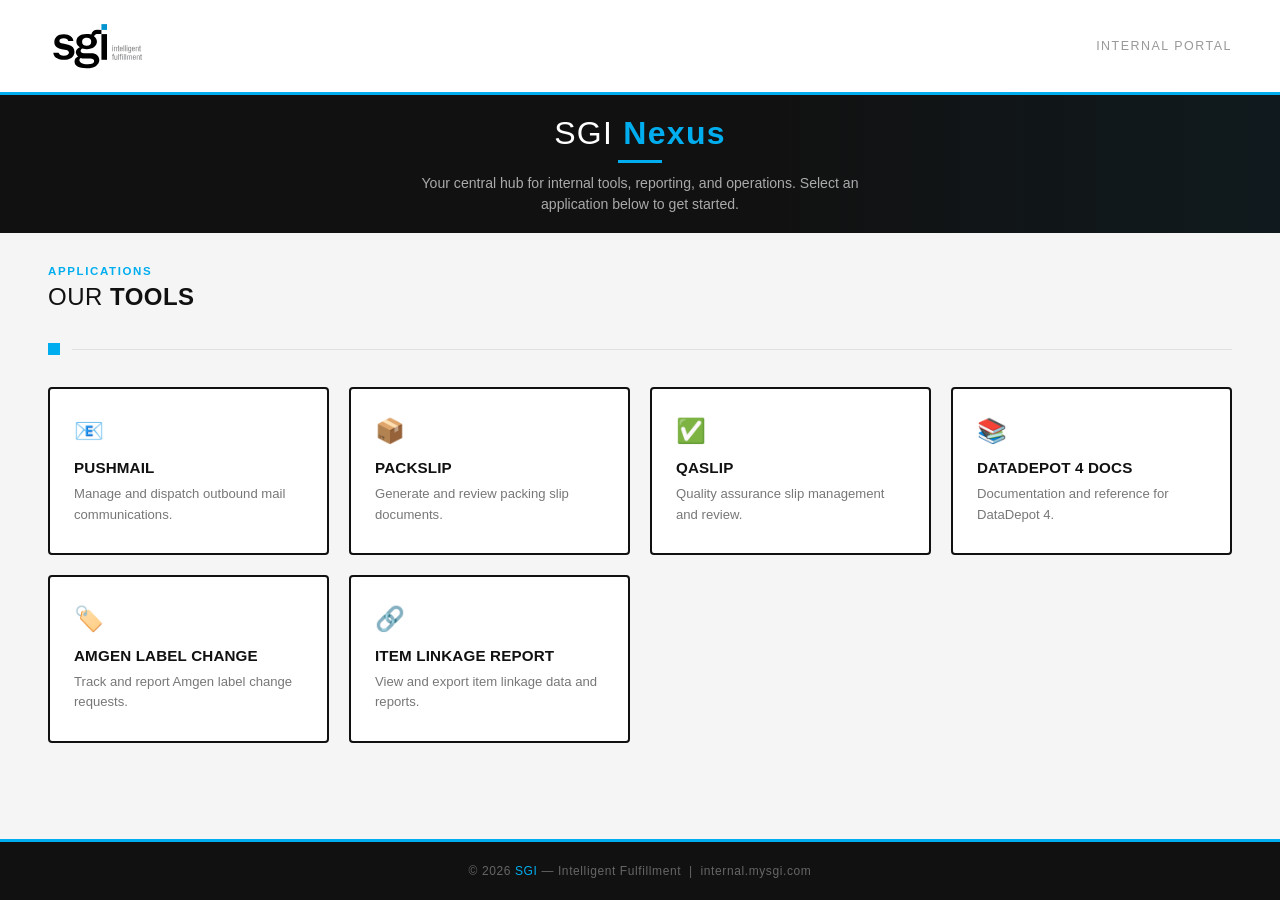
<file: index.html>
<!DOCTYPE html>
<html lang="en">
<head>
    <meta charset="UTF-8">
    <meta name="viewport" content="width=device-width, initial-scale=1.0">
    <title>SGI Nexus — Internal Portal</title>
    <link rel="stylesheet" href="src/css/theme.css">
</head>
<body>

    <header>
        <img class="logo" src="src/images/sgi_logo.svg" alt="SGI — Intelligent Fulfillment" />
        <div class="header-right">
            <span class="tagline">Internal Portal</span>
        </div>
    </header>

    <div class="hero">
        <h1>SGI <span>Nexus</span></h1>
        <div class="accent-bar"></div>
        <p>Your central hub for internal tools, reporting, and operations. Select an application below to get started.</p>
    </div>

    <main>
        <div class="section-label">Applications</div>
        <div class="section-title">OUR <strong>TOOLS</strong></div>

        <div class="divider">
            <div class="divider-square"></div>
            <div class="divider-line"></div>
        </div>

        <div class="grid">

            <a class="card" href="pages/pushmail/index.html">
                <div class="card-icon">📧</div>
                <div class="card-title">PushMail</div>
                <div class="card-desc">Manage and dispatch outbound mail communications.</div>
            </a>

            <a class="card" href="pages/packslip/index.html">
                <div class="card-icon">📦</div>
                <div class="card-title">PackSlip</div>
                <div class="card-desc">Generate and review packing slip documents.</div>
            </a>

            <a class="card" href="pages/qaslip/index.html">
                <div class="card-icon">✅</div>
                <div class="card-title">QASlip</div>
                <div class="card-desc">Quality assurance slip management and review.</div>
            </a>

            <a class="card" href="pages/datadepot/index.html">
                <div class="card-icon">📚</div>
                <div class="card-title">DataDepot 4 Docs</div>
                <div class="card-desc">Documentation and reference for DataDepot 4.</div>
            </a>

            <a class="card" href="pages/amgen-label-change/index.html">
                <div class="card-icon">🏷️</div>
                <div class="card-title">Amgen Label Change</div>
                <div class="card-desc">Track and report Amgen label change requests.</div>
            </a>

            <a class="card" href="pages/item-linkage/index.html">
                <div class="card-icon">🔗</div>
                <div class="card-title">Item Linkage Report</div>
                <div class="card-desc">View and export item linkage data and reports.</div>
            </a>

        </div>
    </main>

    <footer>
        &copy; 2026 <span>SGI</span> — Intelligent Fulfillment &nbsp;|&nbsp; internal.mysgi.com
    </footer>

    <script src="src/js/main.js"></script>
</body>
</html>
</file>
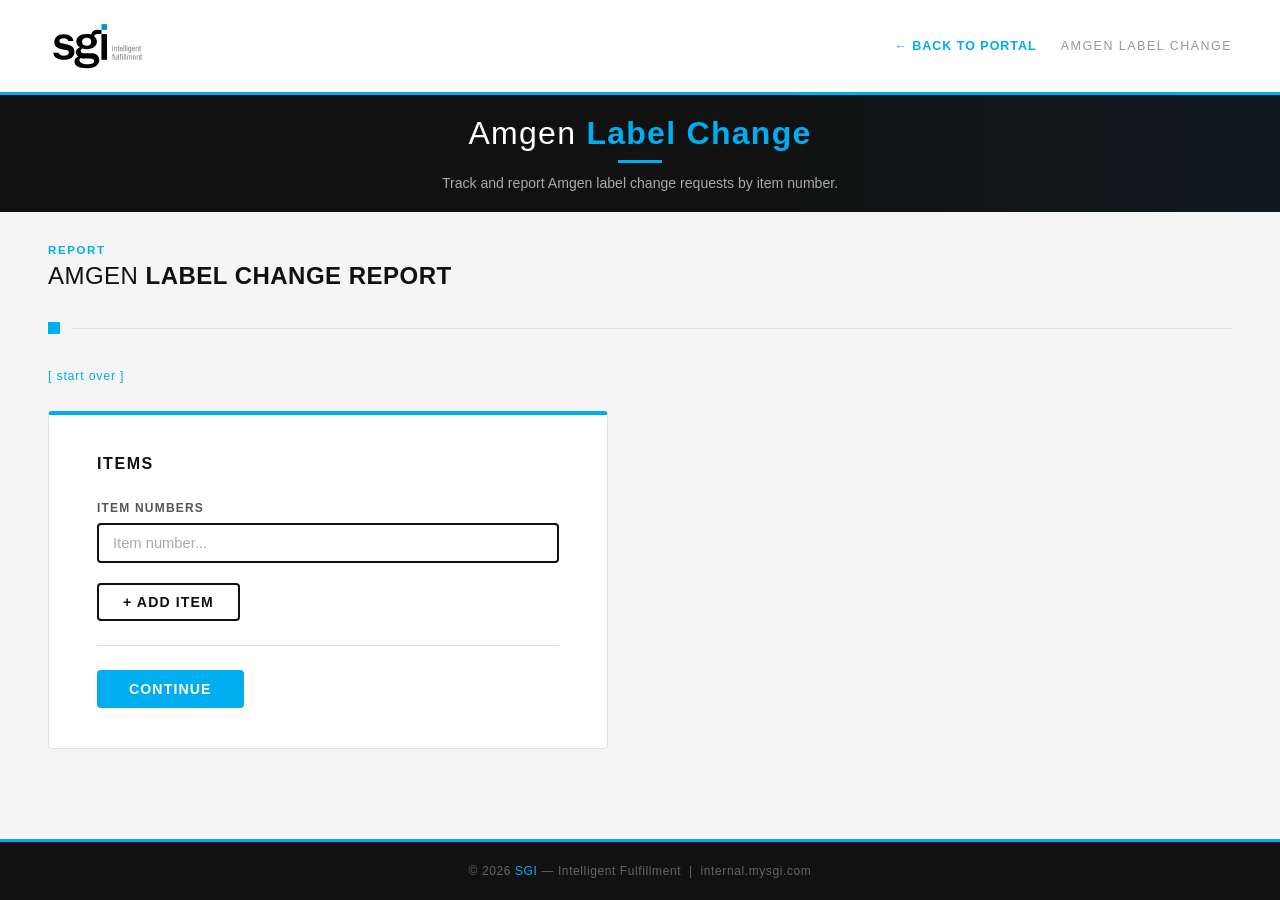
<file: pages/amgen-label-change/index.html>
<!DOCTYPE html>
<html lang="en">
<head>
    <meta charset="UTF-8">
    <meta name="viewport" content="width=device-width, initial-scale=1.0">
    <title>Amgen Label Change — SGI Nexus</title>
    <link rel="stylesheet" href="../../src/css/theme.css">
    <style>
        .form-card {
            background: #ffffff;
            border: 1px solid #e0e0e0;
            border-top: 4px solid #00aeef;
            border-radius: 4px;
            padding: 40px 48px;
            max-width: 560px;
        }

        .form-card h2 {
            font-size: 1rem;
            font-weight: 700;
            text-transform: uppercase;
            letter-spacing: 0.1em;
            color: #111111;
            margin-bottom: 28px;
        }

        .util-link {
            display: inline-block;
            font-size: 0.78rem;
            color: #00aeef;
            text-decoration: none;
            letter-spacing: 0.06em;
            margin-bottom: 28px;
            transition: opacity 0.2s;
        }
        .util-link:hover { opacity: 0.7; }

        .items-list {
            display: flex;
            flex-direction: column;
            gap: 10px;
            margin-bottom: 20px;
        }

        .item-row {
            display: flex;
            gap: 10px;
            align-items: center;
        }

        .item-row input {
            flex: 1;
            border: 2px solid #111111;
            border-radius: 4px;
            padding: 10px 14px;
            font-size: 0.92rem;
            font-family: 'Segoe UI', Arial, sans-serif;
            color: #111111;
            background: #ffffff;
            transition: border-color 0.2s;
            outline: none;
        }

        .item-row input:focus { border-color: #00aeef; }
        .item-row input::placeholder { color: #aaaaaa; }

        .form-group label {
            font-size: 0.75rem;
            font-weight: 700;
            text-transform: uppercase;
            letter-spacing: 0.1em;
            color: #555555;
            display: block;
            margin-bottom: 8px;
        }

        .btn-row {
            display: flex;
            gap: 12px;
            margin-top: 8px;
            flex-wrap: wrap;
        }

        .btn-primary {
            background: #00aeef;
            color: #ffffff;
            border: none;
            padding: 11px 32px;
            font-size: 0.88rem;
            font-weight: 700;
            letter-spacing: 0.08em;
            text-transform: uppercase;
            border-radius: 4px;
            cursor: pointer;
            font-family: 'Segoe UI', Arial, sans-serif;
            transition: background 0.2s, transform 0.15s;
        }

        .btn-primary:hover {
            background: #0099d4;
            transform: translateY(-1px);
        }

        .btn-secondary {
            background: transparent;
            color: #111111;
            border: 2px solid #111111;
            padding: 9px 24px;
            font-size: 0.88rem;
            font-weight: 700;
            letter-spacing: 0.08em;
            text-transform: uppercase;
            border-radius: 4px;
            cursor: pointer;
            font-family: 'Segoe UI', Arial, sans-serif;
            transition: border-color 0.2s, color 0.2s, transform 0.15s;
        }

        .btn-secondary:hover {
            border-color: #00aeef;
            color: #00aeef;
            transform: translateY(-1px);
        }

        .form-divider {
            height: 1px;
            background: #e0e0e0;
            margin: 24px 0;
        }
    </style>
</head>
<body>

    <header>
        <img class="logo" src="../../src/images/sgi_logo.svg" alt="SGI — Intelligent Fulfillment" />
        <div class="header-right">
            <a class="back-link" href="../../index.html">← Back to Portal</a>
            <span class="tagline">Amgen Label Change</span>
        </div>
    </header>

    <div class="hero">
        <h1>Amgen <span>Label Change</span></h1>
        <div class="accent-bar"></div>
        <p>Track and report Amgen label change requests by item number.</p>
    </div>

    <main>
        <div class="section-label">Report</div>
        <div class="section-title">AMGEN <strong>LABEL CHANGE REPORT</strong></div>
        <div class="divider">
            <div class="divider-square"></div>
            <div class="divider-line"></div>
        </div>

        <a class="util-link" href="#">[ start over ]</a>

        <div class="form-card">
            <h2>Items</h2>
            <form method="post">
                <div class="form-group">
                    <label>Item Numbers</label>
                    <div class="items-list" id="itemsList">
                        <div class="item-row">
                            <input type="text" name="items[]" placeholder="Item number..." />
                        </div>
                    </div>
                </div>

                <div class="btn-row">
                    <button type="button" class="btn-secondary" onclick="addItem()">+ Add Item</button>
                </div>

                <div class="form-divider"></div>

                <div class="btn-row">
                    <button type="submit" class="btn-primary">Continue</button>
                </div>
            </form>
        </div>
    </main>

    <footer>
        &copy; 2026 <span>SGI</span> — Intelligent Fulfillment &nbsp;|&nbsp; internal.mysgi.com
    </footer>

    <script src="../../src/js/main.js"></script>
    <script>
        function addItem() {
            const list = document.getElementById('itemsList');
            const row = document.createElement('div');
            row.className = 'item-row';
            row.innerHTML = '<input type="text" name="items[]" placeholder="Item number..." />';
            list.appendChild(row);
            row.querySelector('input').focus();
        }
    </script>
</body>
</html>
</file>
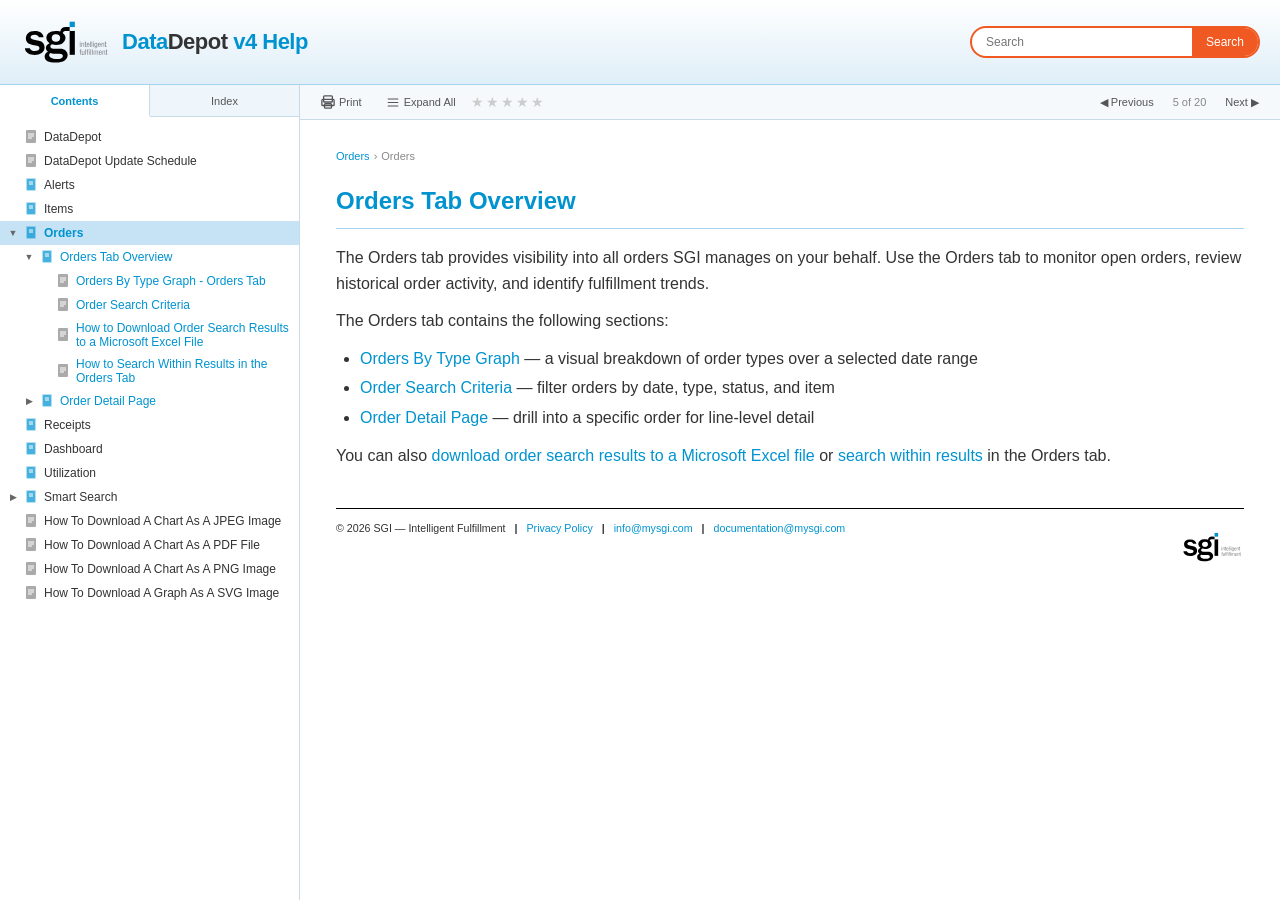
<file: pages/datadepot/index.html>
<!DOCTYPE html>
<html lang="en">
<head>
    <meta charset="UTF-8">
    <meta name="viewport" content="width=device-width, initial-scale=1.0">
    <title>Data Depot v4 Help</title>
    <style>
        *, *::before, *::after { box-sizing: border-box; margin: 0; padding: 0; }

        html, body { height: 100%; overflow: hidden; font-family: Arial, Helvetica, sans-serif; font-size: 12px; background: #fff; }

        /* ── HEADER ── */
        #header {
            position: fixed; top: 0; left: 0; right: 0; height: 85px; z-index: 100;
            background: linear-gradient(to bottom, #ffffff 0%, #dfeef8 100%);
            border-bottom: 1px solid #a5d2ed;
            display: flex; align-items: center; justify-content: space-between; padding: 0 20px;
        }
        #header .logo {
            display: flex; align-items: center; gap: 10px; text-decoration: none;
        }
        #header .logo img { height: 52px; }
        #header .logo-text { font-size: 22px; font-weight: bold; color: #0093d0; letter-spacing: -0.5px; }
        #header .logo-text span { color: #333; }

        /* search bar */
        .search-bar {
            display: flex; align-items: center; border: 2px solid #f15922;
            border-radius: 20px; overflow: hidden; background: #fff; height: 32px;
        }
        .search-bar input {
            border: none; outline: none; padding: 0 14px; font-size: 12px;
            font-family: Arial; width: 220px; background: transparent;
        }
        .search-bar button {
            background: #f15922; border: none; color: #fff; padding: 0 14px;
            height: 100%; cursor: pointer; font-size: 12px; font-family: Arial;
            white-space: nowrap;
        }
        .search-bar button:hover { background: #d44e1a; }

        /* ── BODY LAYOUT ── */
        #body {
            position: fixed; top: 85px; left: 0; right: 0; bottom: 0;
            display: flex;
        }

        /* ── NAVIGATION SIDEBAR ── */
        #navigation {
            width: 300px; min-width: 300px; height: 100%;
            border-right: 1px solid #c8dce8;
            display: flex; flex-direction: column; background: #fff;
            overflow: hidden;
        }

        /* tabs */
        .tabs-nav {
            display: flex; list-style: none; border-bottom: 1px solid #c8dce8;
            background: #eef6fb;
        }
        .tabs-nav li {
            flex: 1; text-align: center; cursor: pointer;
            padding: 10px 4px 8px;
            font-size: 11px; color: #555;
            border-right: 1px solid #c8dce8;
            user-select: none;
        }
        .tabs-nav li:last-child { border-right: none; }
        .tabs-nav li.active {
            background: #fff; color: #0093d0; font-weight: bold;
            border-bottom: 2px solid #fff; margin-bottom: -1px;
        }
        .tabs-nav li:hover:not(.active) { background: #dfeef8; }

        /* tab panels */
        .tabs-panels { flex: 1; overflow: hidden; display: flex; flex-direction: column; }
        .tab-panel { display: none; flex: 1; overflow-y: auto; padding: 8px 0; }
        .tab-panel.active { display: block; }

        /* index search */
        .tab-search {
            width: calc(100% - 16px); margin: 8px; padding: 5px 8px;
            border: 1px solid #c8dce8; border-radius: 3px; font-size: 11px;
            font-family: Arial; outline: none;
        }
        .tab-search:focus { border-color: #0093d0; }

        /* TOC tree */
        .tree { list-style: none; padding: 0; margin: 0; }
        .tree .tree { padding-left: 16px; }

        .tree-node > div {
            display: flex; align-items: center; padding: 4px 8px 4px 6px;
            cursor: pointer; user-select: none; gap: 4px;
        }
        .tree-node > div:hover { background: #dfeef8; }
        .tree-node.selected > div { background: #c5e3f5; color: #0093d0; font-weight: bold; }

        .tree-toggle {
            width: 14px; height: 14px; flex-shrink: 0;
            display: flex; align-items: center; justify-content: center;
            font-size: 9px; color: #666;
        }
        .tree-toggle.spacer { visibility: hidden; }

        .tree-icon {
            width: 16px; height: 16px; flex-shrink: 0;
            background-size: contain; background-repeat: no-repeat; background-position: center;
        }
        .icon-book       { background-image: url("data:image/svg+xml,%3Csvg xmlns='http://www.w3.org/2000/svg' viewBox='0 0 16 16'%3E%3Crect x='2' y='1' width='10' height='13' rx='1' fill='%230093d0' opacity='.3'/%3E%3Crect x='3' y='2' width='8' height='11' rx='1' fill='%230093d0' opacity='.6'/%3E%3Cline x1='5' y1='5' x2='9' y2='5' stroke='%23fff' stroke-width='1'/%3E%3Cline x1='5' y1='7' x2='9' y2='7' stroke='%23fff' stroke-width='1'/%3E%3C/svg%3E"); }
        .icon-topic      { background-image: url("data:image/svg+xml,%3Csvg xmlns='http://www.w3.org/2000/svg' viewBox='0 0 16 16'%3E%3Crect x='2' y='1' width='10' height='13' rx='1' fill='%23aaa'/%3E%3Cline x1='4' y1='5' x2='10' y2='5' stroke='%23fff' stroke-width='1'/%3E%3Cline x1='4' y1='7' x2='10' y2='7' stroke='%23fff' stroke-width='1'/%3E%3Cline x1='4' y1='9' x2='8' y2='9' stroke='%23fff' stroke-width='1'/%3E%3C/svg%3E"); }

        .tree-label { font-size: 12px; color: #333; flex: 1; }
        .tree-label a { color: inherit; text-decoration: none; }
        .tree-node.selected .tree-label { color: #0093d0; }

        .tree-children { display: none; }
        .tree-node.expanded > .tree-children { display: block; }

        /* ── CONTENT AREA ── */
        #contentBody {
            flex: 1; display: flex; flex-direction: column; overflow: hidden;
        }

        /* toolbar */
        .toolbar {
            display: flex; align-items: center; justify-content: space-between;
            padding: 6px 12px; border-bottom: 1px solid #c8dce8;
            background: #f5f9fc; flex-shrink: 0;
        }
        .toolbar-left, .toolbar-right { display: flex; align-items: center; gap: 6px; }

        .btn-tool {
            background: none; border: 1px solid transparent; border-radius: 3px;
            padding: 3px 8px; font-size: 11px; font-family: Arial; cursor: pointer;
            color: #555; display: flex; align-items: center; gap: 4px;
        }
        .btn-tool:hover { background: #dfeef8; border-color: #a5d2ed; color: #0093d0; }
        .btn-tool:disabled { opacity: 0.4; cursor: default; }
        .btn-tool svg { width: 14px; height: 14px; }

        .nav-counter { font-size: 11px; color: #888; padding: 0 4px; }

        /* stars */
        .stars { display: flex; gap: 2px; }
        .star { font-size: 14px; color: #ccc; cursor: pointer; }
        .star:hover, .star.filled { color: #f5a623; }

        /* content iframe area */
        #contentBodyInner {
            flex: 1; overflow: hidden; position: relative;
        }
        #topic-content {
            width: 100%; height: 100%; border: none; overflow-y: auto;
            padding: 28px 36px; font-family: Arial; font-size: 12pt; color: #333;
            line-height: 1.6;
        }
        #topic-content h1 { font-size: 18pt; color: #0093d0; margin-bottom: 16px; border-bottom: 1px solid #a5d2ed; padding-bottom: 8px; }
        #topic-content h2 { font-size: 14pt; color: #333; margin: 20px 0 10px; }
        #topic-content h3 { font-size: 12pt; color: #333; margin: 16px 0 8px; }
        #topic-content p { margin-bottom: 12px; }
        #topic-content ul, #topic-content ol { margin: 8px 0 12px 24px; }
        #topic-content li { margin-bottom: 4px; }
        #topic-content a { color: #0093d0; text-decoration: none; }
        #topic-content a:hover { text-decoration: underline; }
        #topic-content .note {
            background: #eef6fb; border-left: 4px solid #0093d0;
            padding: 10px 14px; margin: 12px 0; border-radius: 0 4px 4px 0;
        }
        #topic-content table { border-collapse: collapse; width: 100%; margin: 12px 0; }
        #topic-content th { background: #0093d0; color: #fff; padding: 6px 10px; text-align: left; font-size: 11pt; }
        #topic-content td { padding: 6px 10px; border-bottom: 1px solid #e0e0e0; }
        #topic-content tr:nth-child(even) td { background: #f5f9fc; }

        /* breadcrumb */
        .breadcrumb { font-size: 11px; color: #888; margin-bottom: 16px; }
        .breadcrumb a { color: #0093d0; text-decoration: none; }
        .breadcrumb a:hover { text-decoration: underline; }
        .breadcrumb span { margin: 0 4px; }

        /* index list */
        .index-list { list-style: none; padding: 0; }
        .index-list li { padding: 4px 12px; font-size: 12px; cursor: pointer; color: #333; }
        .index-list li:hover { background: #dfeef8; color: #0093d0; }

        /* ── SEARCH RESULTS PANEL ── */
        #search-results-panel {
            display: none; flex-direction: column; height: 100%;
        }
        #search-results-panel.visible { display: flex; }

        .search-results-header {
            padding: 16px 36px 8px;
            border-bottom: 1px solid #e0e0e0;
            flex-shrink: 0;
        }
        .search-results-header h2 {
            font-size: 15pt; color: #0093d0; margin-bottom: 4px;
        }
        .search-results-header p { font-size: 11px; color: #666; }
        .search-results-header .clear-search {
            font-size: 11px; color: #0093d0; cursor: pointer; text-decoration: underline;
            margin-left: 8px;
        }

        .search-results-list {
            flex: 1; overflow-y: auto; padding: 12px 36px;
        }
        .search-result-item {
            padding: 12px 0; border-bottom: 1px solid #eee; cursor: pointer;
        }
        .search-result-item:last-child { border-bottom: none; }
        .search-result-item:hover .result-title { text-decoration: underline; }

        .result-title {
            font-size: 13px; font-weight: bold; color: #0093d0; margin-bottom: 4px;
        }
        .result-breadcrumb {
            font-size: 10px; color: #999; margin-bottom: 5px;
        }
        .result-snippet {
            font-size: 11px; color: #555; line-height: 1.5;
        }
        .result-snippet mark {
            background: #fff3b0; color: #333; padding: 0 1px; border-radius: 2px;
            font-style: normal;
        }
        .result-score-bar {
            display: inline-block; height: 3px; background: #0093d0;
            border-radius: 2px; margin-top: 5px; opacity: 0.5;
        }

        .no-results {
            padding: 40px 36px; text-align: center; color: #888;
        }
        .no-results svg { width: 48px; height: 48px; opacity: 0.3; margin-bottom: 12px; }
        .no-results p { font-size: 13px; }
        .no-results .suggestion { font-size: 11px; margin-top: 8px; color: #aaa; }

        /* ── TOPIC FOOTER ── */
        .topic-footer {
            border-top: 1px solid #000;
            margin-top: 40px;
            padding-top: 10px;
            font-size: 8pt;
            font-family: Arial;
            color: #333;
            display: flex;
            align-items: flex-start;
            justify-content: space-between;
            gap: 16px;
        }
        .topic-footer-links { flex: 1; line-height: 1.8; }
        .topic-footer-links a { color: #0093d0; text-decoration: none; }
        .topic-footer-links a:hover { text-decoration: underline; }
        .topic-footer-divider { font-weight: bold; margin: 0 6px; color: #333; }
        .topic-footer-logo { flex-shrink: 0; padding-top: 10px; }
        .topic-footer-logo img { height: 36px; display: block; }
            background: #fff3b0; color: #333; padding: 0 1px; border-radius: 2px;
        }
    </style>
</head>
<body>

<div id="header">
    <a class="logo" href="../../index.html">
        <img src="../../src/images/sgi_logo.svg" alt="SGI">
        <span class="logo-text">Data<span>Depot</span> v4 Help</span>
    </a>
    <div class="search-bar">
        <input type="text" id="search-field" placeholder="Search" />
        <button onclick="doSearch()">Search</button>
    </div>
</div>

<div id="body">
    <!-- SIDEBAR -->
    <div id="navigation">
        <ul class="tabs-nav">
            <li class="active" onclick="switchTab('toc',this)">Contents</li>
            <li onclick="switchTab('index',this)">Index</li>
        </ul>
        <div class="tabs-panels">
            <!-- TOC -->
            <div id="tab-toc" class="tab-panel active">
                <ul class="tree" id="toc-tree"></ul>
            </div>
            <!-- Index -->
            <div id="tab-index" class="tab-panel">
                <input type="text" class="tab-search" placeholder="Search index..." oninput="filterIndex(this.value)" />
                <ul class="index-list" id="index-list"></ul>
            </div>
        </div>
    </div>

    <!-- CONTENT -->
    <div id="contentBody">
        <div class="toolbar">
            <div class="toolbar-left">
                <button class="btn-tool" onclick="window.print()" title="Print">
                    <svg viewBox="0 0 16 16" fill="none" stroke="currentColor" stroke-width="1.5"><rect x="3" y="1" width="10" height="7" rx="1"/><rect x="1" y="5" width="14" height="7" rx="1"/><rect x="4" y="10" width="8" height="5" rx="1"/></svg>
                    Print
                </button>
                <button class="btn-tool" onclick="expandAll()" title="Expand all">
                    <svg viewBox="0 0 16 16" fill="currentColor"><path d="M2 4h12v1H2zm0 4h12v1H2zm0 4h12v1H2z"/></svg>
                    Expand All
                </button>
                <div class="stars" id="stars">
                    <span class="star" onclick="rateTopic(1)">★</span>
                    <span class="star" onclick="rateTopic(2)">★</span>
                    <span class="star" onclick="rateTopic(3)">★</span>
                    <span class="star" onclick="rateTopic(4)">★</span>
                    <span class="star" onclick="rateTopic(5)">★</span>
                </div>
            </div>
            <div class="toolbar-right">
                <button class="btn-tool" id="btn-prev" onclick="navigate(-1)" title="Previous topic">&#9664; Previous</button>
                <span class="nav-counter" id="nav-counter">1 of 7</span>
                <button class="btn-tool" id="btn-next" onclick="navigate(1)" title="Next topic">Next &#9654;</button>
            </div>
        </div>
        <div id="contentBodyInner">
            <div id="topic-content"></div>
            <div id="search-results-panel">
                <div class="search-results-header">
                    <h2>Search Results</h2>
                    <p id="search-summary"></p>
                </div>
                <div class="search-results-list" id="search-results-list"></div>
            </div>
        </div>
    </div>
</div>

<script>
// ── TOPIC DATA ──────────────────────────────────────────────────────────────
const topics = {
  'datadepot': {
    title: 'DataDepot',
    breadcrumb: [],
    body: `<h1>DataDepot</h1>
<p>DataDepot provides the means to review the stock that SGI manages for you. The DataDepot web site provides two features to assist in finding and assessing information:</p>
<ul>
  <li><a href="#" onclick="loadTopic('dashboard');return false">Dashboard</a></li>
  <li><a href="#" onclick="loadTopic('smart-search');return false">Smart Search</a></li>
</ul>
<p>The DataDepot web site provides you with access to information about:</p>
<ul>
  <li><a href="#" onclick="loadTopic('alerts');return false">Alerts</a></li>
  <li><a href="#" onclick="loadTopic('items');return false">Items</a></li>
  <li><a href="#" onclick="loadTopic('orders');return false">Orders</a></li>
  <li><a href="#" onclick="loadTopic('receipts');return false">Receipts</a></li>
  <li><a href="#" onclick="loadTopic('utilization');return false">Utilization</a></li>
</ul>
<p>Use DataDepot to assist you in making decisions about the inventory. DataDepot provides the information you need to reduce material and storage costs.</p>`
  },
  'update-schedule': {
    title: 'DataDepot Update Schedule',
    breadcrumb: [],
    body: `<h1>DataDepot Update Schedule</h1>
<p>DataDepot data is refreshed on a scheduled basis. The update schedule ensures that inventory data remains current and accurate for decision-making purposes.</p>
<p>Contact your SGI representative for the specific update frequency configured for your account.</p>`
  },
  'alerts': {
    title: 'Alerts',
    breadcrumb: ['Alerts'],
    body: `<h1>Alerts</h1>
<p>The Alerts tab surfaces inventory conditions that may require your attention. Alerts are organized into the following subtabs:</p>
<ul>
  <li>Below ROP</li>
  <li>Out of Stock</li>
  <li>Backorders</li>
  <li>Excess Stock</li>
  <li>Dead Stock</li>
  <li>Quarantine</li>
  <li>New Receipts</li>
  <li>New Items</li>
</ul>
<p>Each subtab displays items meeting the alert criteria, allowing you to quickly identify and act on inventory issues.</p>`
  },
  'items': {
    title: 'Items',
    breadcrumb: ['Items'],
    body: `<h1>Items Tab Overview</h1>
<p>The Items tab provides a full view of the inventory SGI manages for you, including on-hand quantities, item details, and historical activity.</p>
<p>From the Items tab you can:</p>
<ul>
  <li>Search for items using the Item Search Criteria</li>
  <li>View the Item Detail Page for in-depth information</li>
  <li>Review demand history, receipts, adjustments, inventory cost, and utilization subtabs</li>
  <li>Download search results to Microsoft Excel</li>
</ul>`
  },
  'orders': {
    title: 'Orders',
    breadcrumb: ['Orders'],
    body: `<h1>Orders Tab Overview</h1>
<p>The Orders tab provides visibility into all orders SGI manages on your behalf. Use the Orders tab to monitor open orders, review historical order activity, and identify fulfillment trends.</p>
<p>The Orders tab contains the following sections:</p>
<ul>
  <li><a href="#" onclick="loadTopic('orders-by-type');return false">Orders By Type Graph</a> — a visual breakdown of order types over a selected date range</li>
  <li><a href="#" onclick="loadTopic('orders-search');return false">Order Search Criteria</a> — filter orders by date, type, status, and item</li>
  <li><a href="#" onclick="loadTopic('orders-detail');return false">Order Detail Page</a> — drill into a specific order for line-level detail</li>
</ul>
<p>You can also <a href="#" onclick="loadTopic('orders-download');return false">download order search results to a Microsoft Excel file</a> or <a href="#" onclick="loadTopic('orders-search-within');return false">search within results</a> in the Orders tab.</p>`
  },
  'orders-by-type': {
    title: 'Orders By Type Graph - Orders Tab',
    breadcrumb: ['Orders', 'Orders Tab Overview'],
    body: `<h1>Orders By Type Graph - Orders Tab</h1>
<p>The Orders By Type graph displays a visual summary of orders grouped by order type for a selected date range.</p>
<p>Use this graph to quickly identify which order types are most active and spot trends in fulfillment activity. The graph updates based on the search criteria you apply in the Orders tab.</p>
<p>You can export the graph using the How To guides:</p>
<ul>
  <li><a href="#" onclick="loadTopic('dl-jpeg');return false">How To Download A Chart As A JPEG Image</a></li>
  <li><a href="#" onclick="loadTopic('dl-pdf');return false">How To Download A Chart As A PDF File</a></li>
  <li><a href="#" onclick="loadTopic('dl-png');return false">How To Download A Chart As A PNG Image</a></li>
  <li><a href="#" onclick="loadTopic('dl-svg');return false">How To Download A Graph As A SVG Image</a></li>
</ul>`
  },
  'orders-search': {
    title: 'Order Search Criteria',
    breadcrumb: ['Orders', 'Orders Tab Overview'],
    body: `<h1>Order Search Criteria</h1>
<p>The Order Search Criteria section allows you to filter the orders displayed in the Orders tab.</p>
<table>
  <tr><th>Field</th><th>Description</th></tr>
  <tr><td>Date Range</td><td>Filter orders by a start and end date</td></tr>
  <tr><td>Order Type</td><td>Filter by the type of order (e.g., replenishment, return)</td></tr>
  <tr><td>Order Status</td><td>Filter by current order status (open, closed, cancelled)</td></tr>
  <tr><td>Item Number</td><td>Search for orders containing a specific item</td></tr>
</table>
<p>After setting your criteria, click <strong>Search</strong> to refresh the results. You can also <a href="#" onclick="loadTopic('orders-download');return false">download the results to Excel</a> or <a href="#" onclick="loadTopic('orders-search-within');return false">search within the results table</a>.</p>`
  },
  'orders-download': {
    title: 'How to Download Order Search Results to a Microsoft Excel File',
    breadcrumb: ['Orders', 'Orders Tab Overview'],
    body: `<h1>How to Download Order Search Results to a Microsoft Excel File</h1>
<p>You can export the order search results to a Microsoft Excel file for further analysis.</p>
<h2>Steps</h2>
<ol>
  <li>Perform an order search using the <a href="#" onclick="loadTopic('orders-search');return false">Order Search Criteria</a>.</li>
  <li>Once results are displayed, locate the <strong>Download</strong> button above the results table.</li>
  <li>Click <strong>Download</strong> and select <strong>Microsoft Excel</strong> from the options.</li>
  <li>The file will download to your computer in .xlsx format.</li>
</ol>
<div class="note"><strong>Note:</strong> The download includes all columns currently visible in the results table.</div>`
  },
  'orders-search-within': {
    title: 'How to Search Within Results in the Orders Tab',
    breadcrumb: ['Orders', 'Orders Tab Overview'],
    body: `<h1>How to Search Within Results in the Orders Tab</h1>
<p>After performing an order search, you can further filter the displayed results without re-running the full search.</p>
<h2>Steps</h2>
<ol>
  <li>Perform an order search using the <a href="#" onclick="loadTopic('orders-search');return false">Order Search Criteria</a>.</li>
  <li>Locate the <strong>Search Within Results</strong> field above the results table.</li>
  <li>Type your search term. The results table will filter in real time to show only matching rows.</li>
  <li>Clear the field to return to the full results set.</li>
</ol>`
  },
  'orders-detail': {
    title: 'Order Detail Page',
    breadcrumb: ['Orders', 'Order Detail Page'],
    body: `<h1>Order Detail Page</h1>
<p>The Order Detail page provides line-level information for a specific order. To access it, click any order number in the Orders search results.</p>
<p>The detail page includes:</p>
<ul>
  <li>Order header information (type, status, dates, customer)</li>
  <li>Line items with quantities, units of measure, and statuses</li>
  <li>Shipment and receipt details where applicable</li>
</ul>
<p>You can also <a href="#" onclick="loadTopic('orders-detail-search');return false">search within results on the Order Detail Page</a>.</p>`
  },
  'orders-detail-search': {
    title: 'How to Search Within Results on the Order Detail Page',
    breadcrumb: ['Orders', 'Order Detail Page'],
    body: `<h1>How to Search Within Results on the Order Detail Page</h1>
<p>The Order Detail Page includes a search-within-results feature for filtering line items.</p>
<h2>Steps</h2>
<ol>
  <li>Open an order from the <a href="#" onclick="loadTopic('orders');return false">Orders tab</a>.</li>
  <li>Locate the <strong>Search Within Results</strong> field on the Order Detail Page.</li>
  <li>Type your search term to filter the line items in real time.</li>
</ol>`
  },
  'receipts': {
    title: 'Receipts',
    breadcrumb: ['Receipts'],
    body: `<h1>Receipts Tab Overview</h1>
<p>The Receipts tab shows inbound inventory activity — items received into SGI-managed stock on your behalf.</p>
<p>From the Receipts tab you can:</p>
<ul>
  <li>Search for receipts using the Receipts Search Criteria</li>
  <li>View the Overall Receipts Graph and Top 5 Vendors Receipts Graph</li>
  <li>Review Out of Spec Reasons</li>
  <li>Access the Receipt Detail Page</li>
  <li>Download results to Microsoft Excel</li>
</ul>`
  },
  'dashboard': {
    title: 'Dashboard',
    breadcrumb: ['Dashboard'],
    body: `<h1>Dashboard Tab Overview</h1>
<p>The Dashboard provides a high-level summary of your inventory health, including key metrics and charts for quick assessment.</p>
<p>The Dashboard includes the following graphs:</p>
<ul>
  <li>Burn Rate Graph</li>
  <li>Client Satisfaction Graph</li>
  <li>Inventory Material Cost Graph</li>
  <li>Inventory Storage Cost Graph</li>
</ul>`
  },
  'utilization': {
    title: 'Utilization',
    breadcrumb: ['Utilization'],
    body: `<h1>Utilization Overview</h1>
<p>The Utilization section shows how your allocated storage and inventory capacity is being used over time.</p>
<p>The Utilization tab includes the following subtabs:</p>
<ul>
  <li>Snapshot</li>
  <li>Item Summary</li>
  <li>By Rep/By Item</li>
  <li>Qty Shipped</li>
  <li>Source Data</li>
</ul>
<p>You can create and manage Global and User Templates to customize your utilization reports.</p>`
  },
  'smart-search': {
    title: 'Smart Search',
    breadcrumb: ['Smart Search'],
    body: `<h1>Smart Search Overview</h1>
<p>Smart Search allows you to search across all DataDepot data — orders, items, receipts, and adjustments — from a single search interface.</p>
<p>Smart Search results are organized into the following subtabs:</p>
<ul>
  <li>Item Number</li>
  <li>Adjustments</li>
  <li>Orders</li>
  <li>Receipts</li>
</ul>
<p>You can also <a href="#" onclick="loadTopic('smart-search-download');return false">download Smart Search results to a Microsoft Excel file</a>.</p>`
  },
  'smart-search-download': {
    title: 'How To Download Smart Search Results to a Microsoft Excel File',
    breadcrumb: ['Smart Search'],
    body: `<h1>How To Download Smart Search Results to a Microsoft Excel File</h1>
<ol>
  <li>Perform a Smart Search.</li>
  <li>Select the subtab containing the results you want to export.</li>
  <li>Click the <strong>Download</strong> button above the results table.</li>
  <li>Select <strong>Microsoft Excel</strong>. The file downloads in .xlsx format.</li>
</ol>`
  },
  'dl-jpeg': { title: 'How To Download A Chart As A JPEG Image', breadcrumb: [], body: `<h1>How To Download A Chart As A JPEG Image</h1><ol><li>Hover over the chart you want to download.</li><li>Click the camera/download icon that appears in the top-right corner of the chart.</li><li>Select <strong>Download JPEG</strong> from the menu.</li><li>The image will download to your computer.</li></ol>` },
  'dl-pdf':  { title: 'How To Download A Chart As A PDF File',  breadcrumb: [], body: `<h1>How To Download A Chart As A PDF File</h1><ol><li>Hover over the chart you want to download.</li><li>Click the camera/download icon that appears in the top-right corner of the chart.</li><li>Select <strong>Download PDF</strong> from the menu.</li><li>The PDF will download to your computer.</li></ol>` },
  'dl-png':  { title: 'How To Download A Chart As A PNG Image', breadcrumb: [], body: `<h1>How To Download A Chart As A PNG Image</h1><ol><li>Hover over the chart you want to download.</li><li>Click the camera/download icon that appears in the top-right corner of the chart.</li><li>Select <strong>Download PNG</strong> from the menu.</li><li>The image will download to your computer.</li></ol>` },
  'dl-svg':  { title: 'How To Download A Graph As A SVG Image', breadcrumb: [], body: `<h1>How To Download A Graph As A SVG Image</h1><ol><li>Hover over the graph you want to download.</li><li>Click the camera/download icon that appears in the top-right corner of the graph.</li><li>Select <strong>Download SVG</strong> from the menu.</li><li>The SVG file will download to your computer.</li></ol>` },
};

// ── TOC STRUCTURE ────────────────────────────────────────────────────────────
const tocData = [
  { id: 'datadepot',      label: 'DataDepot',                type: 'topic' },
  { id: 'update-schedule',label: 'DataDepot Update Schedule', type: 'topic' },
  { id: 'alerts',         label: 'Alerts',   type: 'book', children: [] },
  { id: 'items',          label: 'Items',    type: 'book', children: [] },
  { id: 'orders',         label: 'Orders',   type: 'book', children: [
    { id: 'orders-overview-group', label: 'Orders Tab Overview', type: 'book', children: [
      { id: 'orders-by-type',       label: 'Orders By Type Graph - Orders Tab', type: 'topic' },
      { id: 'orders-search',        label: 'Order Search Criteria',             type: 'topic' },
      { id: 'orders-download',      label: 'How to Download Order Search Results to a Microsoft Excel File', type: 'topic' },
      { id: 'orders-search-within', label: 'How to Search Within Results in the Orders Tab', type: 'topic' },
    ]},
    { id: 'orders-detail-group', label: 'Order Detail Page', type: 'book', children: [
      { id: 'orders-detail',        label: 'Order Detail Page',                 type: 'topic' },
      { id: 'orders-detail-search', label: 'How to Search Within Results on the Order Detail Page', type: 'topic' },
    ]},
  ]},
  { id: 'receipts',       label: 'Receipts',     type: 'book', children: [] },
  { id: 'dashboard',      label: 'Dashboard',    type: 'book', children: [] },
  { id: 'utilization',    label: 'Utilization',  type: 'book', children: [] },
  { id: 'smart-search',   label: 'Smart Search', type: 'book', children: [
    { id: 'smart-search-download', label: 'How To Download Smart Search Results to a Microsoft Excel File', type: 'topic' },
  ]},
  { id: 'dl-jpeg', label: 'How To Download A Chart As A JPEG Image', type: 'topic' },
  { id: 'dl-pdf',  label: 'How To Download A Chart As A PDF File',   type: 'topic' },
  { id: 'dl-png',  label: 'How To Download A Chart As A PNG Image',  type: 'topic' },
  { id: 'dl-svg',  label: 'How To Download A Graph As A SVG Image',  type: 'topic' },
];

// flat ordered list for prev/next
const topicOrder = ['datadepot','update-schedule','alerts','items','orders','orders-by-type','orders-search','orders-download','orders-search-within','orders-detail','orders-detail-search','receipts','dashboard','utilization','smart-search','smart-search-download','dl-jpeg','dl-pdf','dl-png','dl-svg'];

let currentTopic = 'orders';

// ── BUILD TOC ────────────────────────────────────────────────────────────────
function buildTree(nodes, container) {
  nodes.forEach(node => {
    const li = document.createElement('li');
    li.className = 'tree-node' + (node.type === 'book' ? '' : '');
    li.dataset.id = node.id || '';

    const div = document.createElement('div');

    // toggle
    const toggle = document.createElement('span');
    toggle.className = 'tree-toggle';
    if (node.children && node.children.length) {
      toggle.textContent = '▶';
    } else {
      toggle.className += ' spacer';
      toggle.textContent = '▶';
    }
    div.appendChild(toggle);

    // icon
    const icon = document.createElement('span');
    icon.className = 'tree-icon ' + (node.type === 'book' ? 'icon-book' : 'icon-topic');
    div.appendChild(icon);

    // label
    const label = document.createElement('span');
    label.className = 'tree-label';
    label.textContent = node.label;
    div.appendChild(label);

    li.appendChild(div);

    if (node.children && node.children.length) {
      const ul = document.createElement('ul');
      ul.className = 'tree tree-children';
      buildTree(node.children, ul);
      li.appendChild(ul);

      div.addEventListener('click', () => {
        const expanded = li.classList.contains('expanded');
        li.classList.toggle('expanded', !expanded);
        toggle.textContent = expanded ? '▶' : '▼';
        // if book has a topic, load it
        if (node.id && topics[node.id]) loadTopic(node.id);
      });
    } else {
      toggle.style.visibility = 'hidden';
      div.addEventListener('click', () => {
        if (node.id && topics[node.id]) loadTopic(node.id);
      });
    }

    container.appendChild(li);
  });
}

// ── LOAD TOPIC ───────────────────────────────────────────────────────────────
function loadTopic(id) {
  const t = topics[id];
  if (!t) return;
  currentTopic = id;

  // clear search panel if open
  const panel = document.getElementById('search-results-panel');
  if (panel && panel.classList.contains('visible')) {
    panel.classList.remove('visible');
    document.getElementById('topic-content').style.display = '';
    document.getElementById('search-field').value = '';
  }

  // breadcrumb + content + footer
  const footer = `<div class="topic-footer">
    <div class="topic-footer-links">
      &copy; ${new Date().getFullYear()} SGI &mdash; Intelligent Fulfillment
      <span class="topic-footer-divider">|</span>
      <a href="http://www.mysgi.com/privacy.htm" target="_blank">Privacy Policy</a>
      <span class="topic-footer-divider">|</span>
      <a href="mailto:info@mysgi.com">info@mysgi.com</a>
      <span class="topic-footer-divider">|</span>
      <a href="mailto:documentation@mysgi.com">documentation@mysgi.com</a>
    </div>
    <div class="topic-footer-logo">
      <img src="../../src/images/sgi_logo.svg" alt="SGI — Intelligent Fulfillment">
    </div>
  </div>`;  const bc = t.breadcrumb.length
    ? '<div class="breadcrumb">' + t.breadcrumb.map(b => `<a href="#">${b}</a>`).join('<span>›</span>') + (t.breadcrumb.length ? '<span>›</span>' : '') + t.title + '</div>'
    : '';
  document.getElementById('topic-content').innerHTML = bc + t.body + footer;

  // update nav counter
  const idx = topicOrder.indexOf(id);
  document.getElementById('nav-counter').textContent = (idx + 1) + ' of ' + topicOrder.length;
  document.getElementById('btn-prev').disabled = idx <= 0;
  document.getElementById('btn-next').disabled = idx >= topicOrder.length - 1;

  // highlight in TOC
  document.querySelectorAll('.tree-node').forEach(n => n.classList.remove('selected'));
  const match = document.querySelector(`.tree-node[data-id="${id}"]`);
  if (match) {
    match.classList.add('selected');
    // expand parents
    let p = match.parentElement;
    while (p && p.id !== 'toc-tree') {
      if (p.classList.contains('tree-children')) {
        const parentLi = p.parentElement;
        parentLi.classList.add('expanded');
        const toggle = parentLi.querySelector(':scope > div .tree-toggle');
        if (toggle) toggle.textContent = '▼';
      }
      p = p.parentElement;
    }
    match.scrollIntoView({ block: 'nearest' });
  }

  // reset stars
  document.querySelectorAll('.star').forEach(s => s.classList.remove('filled'));
}

function navigate(dir) {
  const idx = topicOrder.indexOf(currentTopic);
  const next = topicOrder[idx + dir];
  if (next) loadTopic(next);
}

function expandAll() {
  document.querySelectorAll('.tree-node').forEach(n => {
    if (n.querySelector('.tree-children')) {
      n.classList.add('expanded');
      const t = n.querySelector(':scope > div .tree-toggle');
      if (t) t.textContent = '▼';
    }
  });
}

function rateTopic(n) {
  document.querySelectorAll('.star').forEach((s, i) => s.classList.toggle('filled', i < n));
}

function switchTab(name, el) {
  document.querySelectorAll('.tab-panel').forEach(p => p.classList.remove('active'));
  document.querySelectorAll('.tabs-nav li').forEach(l => l.classList.remove('active'));
  document.getElementById('tab-' + name).classList.add('active');
  el.classList.add('active');
}

function buildIndex() {
  const list = document.getElementById('index-list');
  Object.entries(topics).sort((a,b) => a[1].title.localeCompare(b[1].title)).forEach(([id, t]) => {
    const li = document.createElement('li');
    li.textContent = t.title;
    li.onclick = () => { loadTopic(id); switchTab('toc', document.querySelector('.tabs-nav li')); };
    list.appendChild(li);
  });
}

function filterIndex(q) {
  document.querySelectorAll('#index-list li').forEach(li => {
    li.style.display = li.textContent.toLowerCase().includes(q.toLowerCase()) ? '' : 'none';
  });
}

function doSearch() {
  const raw = document.getElementById('search-field').value.trim();
  if (!raw) return;

  const query = raw.toLowerCase();
  const terms = query.split(/\s+/).filter(Boolean);

  // strip HTML tags for plain-text matching
  function stripHtml(html) {
    return html.replace(/<[^>]+>/g, ' ').replace(/\s+/g, ' ').trim();
  }

  // score a topic against the query terms
  function score(id, t) {
    const titleLow  = t.title.toLowerCase();
    const bodyText  = stripHtml(t.body).toLowerCase();
    let s = 0;
    terms.forEach(term => {
      // title matches worth more
      const titleCount = (titleLow.match(new RegExp(term.replace(/[.*+?^${}()|[\]\\]/g,'\\$&'), 'g')) || []).length;
      const bodyCount  = (bodyText.match(new RegExp(term.replace(/[.*+?^${}()|[\]\\]/g,'\\$&'), 'g')) || []).length;
      s += titleCount * 10 + bodyCount * 1;
    });
    return s;
  }

  // build snippet: find first occurrence of any term, return surrounding text
  function snippet(id, t) {
    const plain = stripHtml(t.body);
    const lc    = plain.toLowerCase();
    let best = -1;
    terms.forEach(term => {
      const idx = lc.indexOf(term);
      if (idx !== -1 && (best === -1 || idx < best)) best = idx;
    });
    const start = Math.max(0, best - 60);
    const end   = Math.min(plain.length, best + 160);
    let snip = (start > 0 ? '…' : '') + plain.slice(start, end) + (end < plain.length ? '…' : '');
    // highlight terms in snippet
    terms.forEach(term => {
      snip = snip.replace(new RegExp('(' + term.replace(/[.*+?^${}()|[\]\\]/g,'\\$&') + ')', 'gi'), '<mark>$1</mark>');
    });
    return snip;
  }

  // rank all topics
  const results = Object.entries(topics)
    .map(([id, t]) => ({ id, t, s: score(id, t) }))
    .filter(r => r.s > 0)
    .sort((a, b) => b.s - a.s);

  // show results panel
  const panel  = document.getElementById('search-results-panel');
  const list   = document.getElementById('search-results-list');
  const summary = document.getElementById('search-summary');
  const topicDiv = document.getElementById('topic-content');

  topicDiv.style.display = 'none';
  panel.classList.add('visible');

  const maxScore = results.length ? results[0].s : 1;

  if (results.length === 0) {
    summary.innerHTML = `Your search for <strong>"${raw}"</strong> returned <strong>0</strong> results. <span class="clear-search" onclick="clearSearch()">Clear search</span>`;
    list.innerHTML = `<div class="no-results">
      <svg viewBox="0 0 48 48" fill="none" stroke="#aaa" stroke-width="2"><circle cx="20" cy="20" r="14"/><line x1="30" y1="30" x2="44" y2="44"/><line x1="14" y1="20" x2="26" y2="20"/></svg>
      <p>No topics matched <strong>"${raw}"</strong>.</p>
      <p class="suggestion">Try different keywords or browse the Contents tab.</p>
    </div>`;
    return;
  }

  summary.innerHTML = `Your search for <strong>"${raw}"</strong> returned <strong>${results.length}</strong> result${results.length !== 1 ? 's' : ''}. <span class="clear-search" onclick="clearSearch()">Clear search</span>`;

  list.innerHTML = results.map(({ id, t, s }) => {
    const bc = t.breadcrumb.length ? `<div class="result-breadcrumb">${t.breadcrumb.join(' › ')}</div>` : '';
    const barWidth = Math.round((s / maxScore) * 80);
    // highlight title
    let titleHl = t.title;
    terms.forEach(term => {
      titleHl = titleHl.replace(new RegExp('(' + term.replace(/[.*+?^${}()|[\]\\]/g,'\\$&') + ')', 'gi'), '<mark>$1</mark>');
    });
    return `<div class="search-result-item" onclick="openSearchResult('${id}','${raw.replace(/'/g,"\\'")}')">
      <div class="result-title">${titleHl}</div>
      ${bc}
      <div class="result-snippet">${snippet(id, t)}</div>
      <div class="result-score-bar" style="width:${barWidth}px"></div>
    </div>`;
  }).join('');
}

function openSearchResult(id, query) {
  loadTopic(id);
  // highlight terms in loaded content after render
  setTimeout(() => highlightInContent(query), 50);
}

function highlightInContent(query) {
  const terms = query.toLowerCase().split(/\s+/).filter(Boolean);
  const content = document.getElementById('topic-content');
  // walk text nodes and wrap matches
  function walk(node) {
    if (node.nodeType === 3) { // text node
      let html = node.textContent;
      let changed = false;
      terms.forEach(term => {
        const re = new RegExp('(' + term.replace(/[.*+?^${}()|[\]\\]/g,'\\$&') + ')', 'gi');
        if (re.test(html)) { html = html.replace(re, '<mark>$1</mark>'); changed = true; }
      });
      if (changed) {
        const span = document.createElement('span');
        span.innerHTML = html;
        node.parentNode.replaceChild(span, node);
      }
    } else if (node.nodeType === 1 && !['SCRIPT','STYLE','MARK'].includes(node.tagName)) {
      Array.from(node.childNodes).forEach(walk);
    }
  }
  walk(content);
  // scroll to first highlight
  const first = content.querySelector('mark');
  if (first) first.scrollIntoView({ block: 'center', behavior: 'smooth' });
}

function clearSearch() {
  document.getElementById('search-field').value = '';
  document.getElementById('search-results-panel').classList.remove('visible');
  document.getElementById('topic-content').style.display = '';
}

document.getElementById('search-field').addEventListener('keydown', e => { if (e.key === 'Enter') doSearch(); });
// ── INIT ─────────────────────────────────────────────────────────────────────
buildTree(tocData, document.getElementById('toc-tree'));
buildIndex();
loadTopic('orders');

// auto-expand Orders on load
const ordersNode = document.querySelector('.tree-node[data-id="orders"]');
if (ordersNode) {
  ordersNode.classList.add('expanded');
  const t = ordersNode.querySelector(':scope > div .tree-toggle');
  if (t) t.textContent = '▼';
  // expand Orders Tab Overview group too
  const ovNode = document.querySelector('.tree-node[data-id="orders-overview-group"]');
  if (ovNode) {
    ovNode.classList.add('expanded');
    const t2 = ovNode.querySelector(':scope > div .tree-toggle');
    if (t2) t2.textContent = '▼';
  }
}
</script>
</body>
</html>
</file>
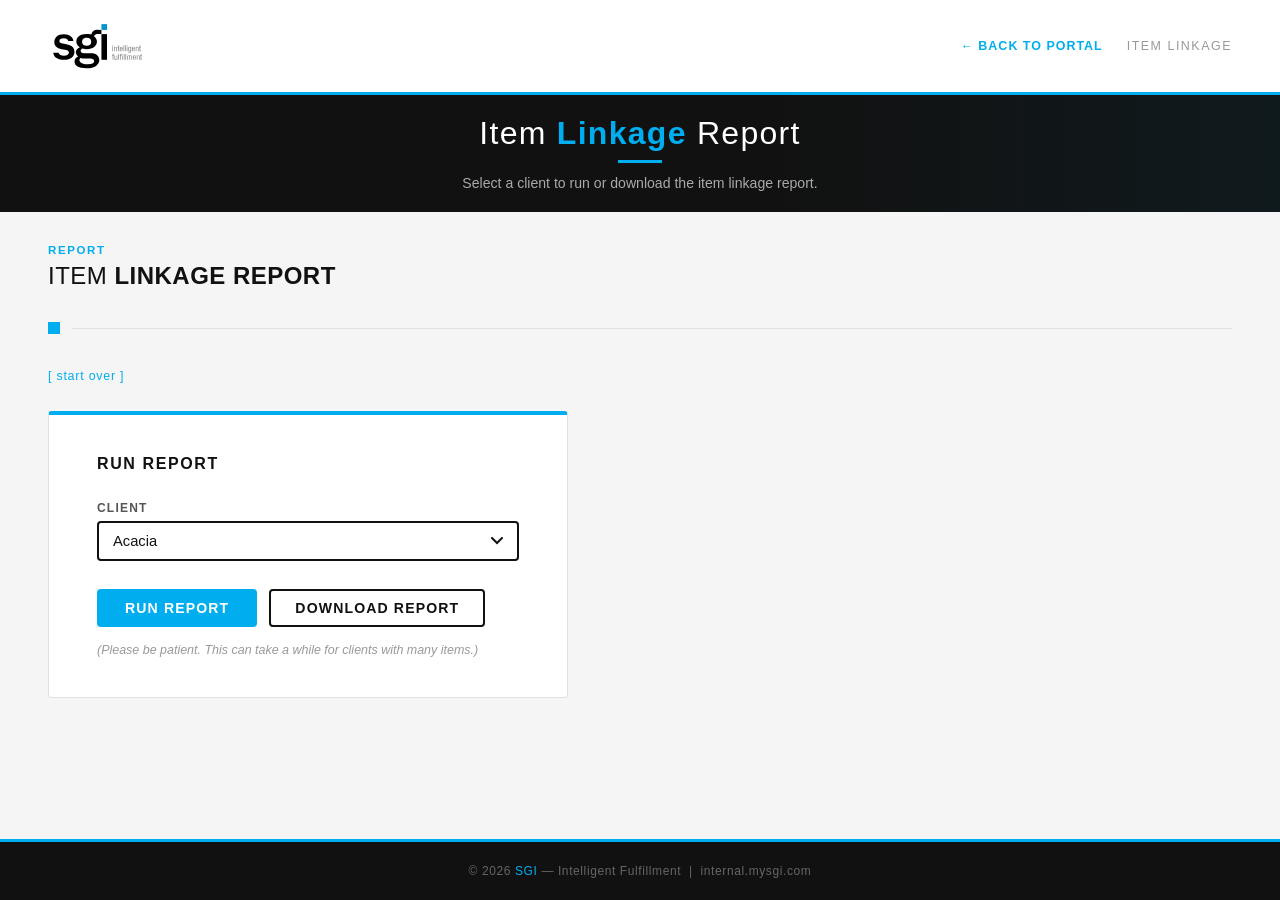
<file: pages/item-linkage/index.html>
<!DOCTYPE html>
<html lang="en">
<head>
    <meta charset="UTF-8">
    <meta name="viewport" content="width=device-width, initial-scale=1.0">
    <title>Item Linkage Report — SGI Nexus</title>
    <link rel="stylesheet" href="../../src/css/theme.css">
    <style>
        .form-card {
            background: #ffffff;
            border: 1px solid #e0e0e0;
            border-top: 4px solid #00aeef;
            border-radius: 4px;
            padding: 40px 48px;
            max-width: 520px;
        }

        .form-card h2 {
            font-size: 1rem;
            font-weight: 700;
            text-transform: uppercase;
            letter-spacing: 0.1em;
            color: #111111;
            margin-bottom: 28px;
        }

        .util-link {
            display: inline-block;
            font-size: 0.78rem;
            color: #00aeef;
            text-decoration: none;
            letter-spacing: 0.06em;
            margin-bottom: 28px;
            transition: opacity 0.2s;
        }
        .util-link:hover { opacity: 0.7; }

        .form-group {
            display: flex;
            flex-direction: column;
            gap: 6px;
            margin-bottom: 28px;
        }

        .form-group label {
            font-size: 0.75rem;
            font-weight: 700;
            text-transform: uppercase;
            letter-spacing: 0.1em;
            color: #555555;
        }

        .form-group select {
            border: 2px solid #111111;
            border-radius: 4px;
            padding: 10px 14px;
            font-size: 0.92rem;
            font-family: 'Segoe UI', Arial, sans-serif;
            color: #111111;
            background: #ffffff;
            transition: border-color 0.2s;
            outline: none;
            cursor: pointer;
            appearance: none;
            background-image: url("data:image/svg+xml,%3Csvg xmlns='http://www.w3.org/2000/svg' width='12' height='8' viewBox='0 0 12 8'%3E%3Cpath d='M1 1l5 5 5-5' stroke='%23111' stroke-width='2' fill='none' stroke-linecap='round'/%3E%3C/svg%3E");
            background-repeat: no-repeat;
            background-position: right 14px center;
            padding-right: 36px;
        }

        .form-group select:focus { border-color: #00aeef; }

        .btn-row {
            display: flex;
            gap: 12px;
            flex-wrap: wrap;
        }

        .btn-primary {
            background: #00aeef;
            color: #ffffff;
            border: none;
            padding: 11px 28px;
            font-size: 0.88rem;
            font-weight: 700;
            letter-spacing: 0.08em;
            text-transform: uppercase;
            border-radius: 4px;
            cursor: pointer;
            font-family: 'Segoe UI', Arial, sans-serif;
            transition: background 0.2s, transform 0.15s;
        }

        .btn-primary:hover {
            background: #0099d4;
            transform: translateY(-1px);
        }

        .btn-secondary {
            background: transparent;
            color: #111111;
            border: 2px solid #111111;
            padding: 9px 24px;
            font-size: 0.88rem;
            font-weight: 700;
            letter-spacing: 0.08em;
            text-transform: uppercase;
            border-radius: 4px;
            cursor: pointer;
            font-family: 'Segoe UI', Arial, sans-serif;
            transition: border-color 0.2s, color 0.2s, transform 0.15s;
        }

        .btn-secondary:hover {
            border-color: #00aeef;
            color: #00aeef;
            transform: translateY(-1px);
        }

        .patience-note {
            margin-top: 16px;
            font-size: 0.78rem;
            color: #999999;
            font-style: italic;
        }
    </style>
</head>
<body>

    <header>
        <img class="logo" src="../../src/images/sgi_logo.svg" alt="SGI — Intelligent Fulfillment" />
        <div class="header-right">
            <a class="back-link" href="../../index.html">← Back to Portal</a>
            <span class="tagline">Item Linkage</span>
        </div>
    </header>

    <div class="hero">
        <h1>Item <span>Linkage</span> Report</h1>
        <div class="accent-bar"></div>
        <p>Select a client to run or download the item linkage report.</p>
    </div>

    <main>
        <div class="section-label">Report</div>
        <div class="section-title">ITEM <strong>LINKAGE REPORT</strong></div>
        <div class="divider">
            <div class="divider-square"></div>
            <div class="divider-line"></div>
        </div>

        <a class="util-link" href="#">[ start over ]</a>

        <div class="form-card">
            <h2>Run Report</h2>
            <form method="post">
                <div class="form-group">
                    <label>Client</label>
                    <select name="client">
                        <option>Acacia</option>
                        <option>Actelion</option>
                        <option>Amgen</option>
                    </select>
                </div>

                <div class="btn-row">
                    <button type="submit" name="action" value="run" class="btn-primary">Run Report</button>
                    <button type="submit" name="action" value="download" class="btn-secondary">Download Report</button>
                </div>

                <p class="patience-note">(Please be patient. This can take a while for clients with many items.)</p>
            </form>
        </div>
    </main>

    <footer>
        &copy; 2026 <span>SGI</span> — Intelligent Fulfillment &nbsp;|&nbsp; internal.mysgi.com
    </footer>

    <script src="../../src/js/main.js"></script>
</body>
</html>
</file>
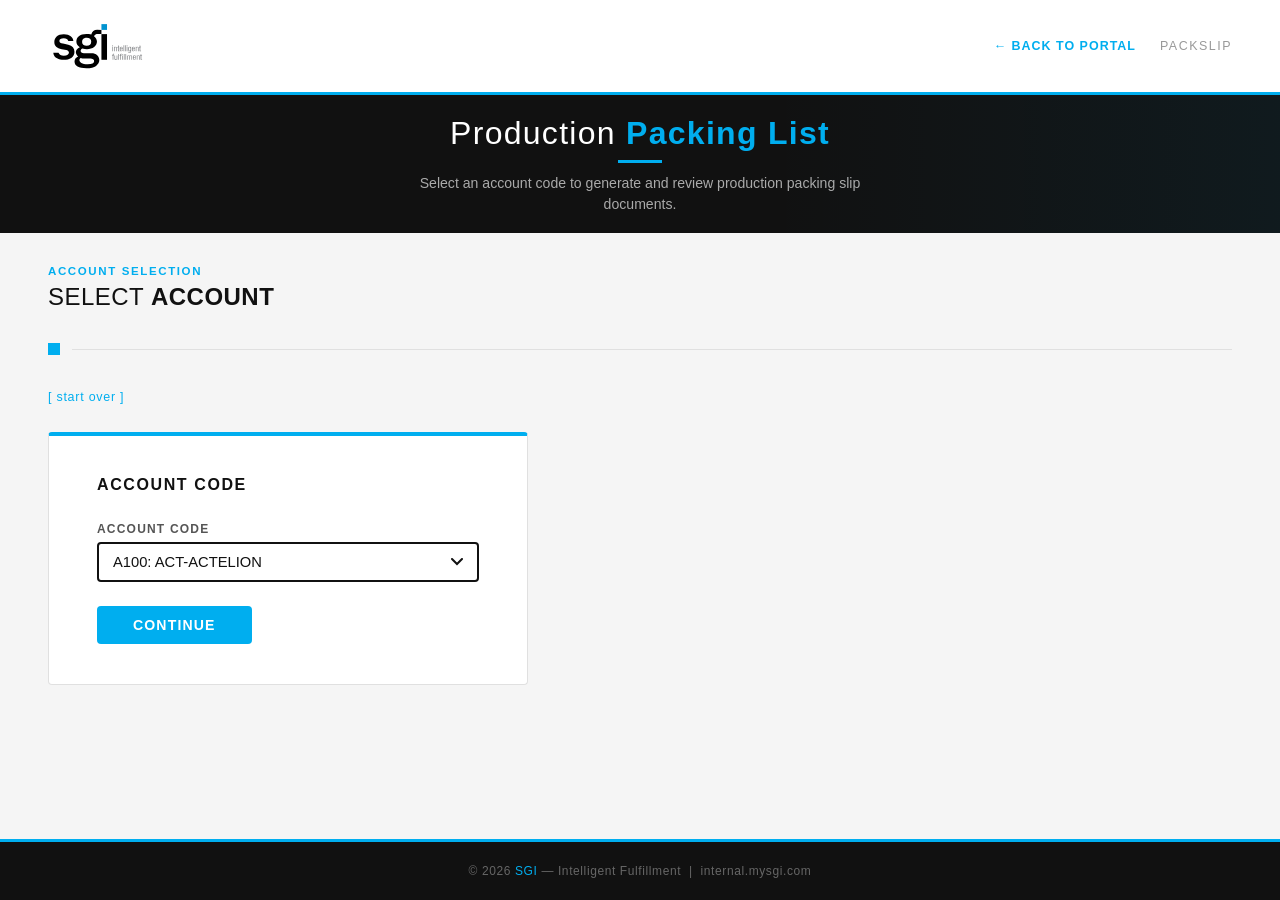
<file: pages/packslip/index.html>
<!DOCTYPE html>
<html lang="en">
<head>
    <meta charset="UTF-8">
    <meta name="viewport" content="width=device-width, initial-scale=1.0">
    <title>PackSlip — SGI Nexus</title>
    <link rel="stylesheet" href="../../src/css/theme.css">
    <style>
        .form-card {
            background: #ffffff;
            border: 1px solid #e0e0e0;
            border-top: 4px solid #00aeef;
            border-radius: 4px;
            padding: 40px 48px;
            max-width: 480px;
        }

        .form-card h2 {
            font-size: 1rem;
            font-weight: 700;
            text-transform: uppercase;
            letter-spacing: 0.1em;
            color: #111111;
            margin-bottom: 28px;
        }

        .form-group {
            display: flex;
            flex-direction: column;
            gap: 6px;
            margin-bottom: 24px;
        }

        .form-group label {
            font-size: 0.75rem;
            font-weight: 700;
            text-transform: uppercase;
            letter-spacing: 0.1em;
            color: #555555;
        }

        .form-group select {
            border: 2px solid #111111;
            border-radius: 4px;
            padding: 10px 14px;
            font-size: 0.92rem;
            font-family: 'Segoe UI', Arial, sans-serif;
            color: #111111;
            background: #ffffff;
            transition: border-color 0.2s;
            outline: none;
            cursor: pointer;
            appearance: none;
            background-image: url("data:image/svg+xml,%3Csvg xmlns='http://www.w3.org/2000/svg' width='12' height='8' viewBox='0 0 12 8'%3E%3Cpath d='M1 1l5 5 5-5' stroke='%23111' stroke-width='2' fill='none' stroke-linecap='round'/%3E%3C/svg%3E");
            background-repeat: no-repeat;
            background-position: right 14px center;
            padding-right: 36px;
        }

        .form-group select:focus {
            border-color: #00aeef;
        }

        .util-link {
            display: inline-block;
            font-size: 0.78rem;
            color: #00aeef;
            text-decoration: none;
            letter-spacing: 0.06em;
            margin-bottom: 28px;
            transition: opacity 0.2s;
        }
        .util-link:hover { opacity: 0.7; }

        .btn-primary {
            background: #00aeef;
            color: #ffffff;
            border: none;
            padding: 11px 36px;
            font-size: 0.88rem;
            font-weight: 700;
            letter-spacing: 0.08em;
            text-transform: uppercase;
            border-radius: 4px;
            cursor: pointer;
            font-family: 'Segoe UI', Arial, sans-serif;
            transition: background 0.2s, transform 0.15s;
        }

        .btn-primary:hover {
            background: #0099d4;
            transform: translateY(-1px);
        }
    </style>
</head>
<body>

    <header>
        <img class="logo" src="../../src/images/sgi_logo.svg" alt="SGI — Intelligent Fulfillment" />
        <div class="header-right">
            <a class="back-link" href="../../index.html">← Back to Portal</a>
            <span class="tagline">PackSlip</span>
        </div>
    </header>

    <div class="hero">
        <h1>Production <span>Packing List</span></h1>
        <div class="accent-bar"></div>
        <p>Select an account code to generate and review production packing slip documents.</p>
    </div>

    <main>
        <div class="section-label">Account Selection</div>
        <div class="section-title">SELECT <strong>ACCOUNT</strong></div>
        <div class="divider">
            <div class="divider-square"></div>
            <div class="divider-line"></div>
        </div>

        <a class="util-link" href="#">[ start over ]</a>

        <div class="form-card">
            <h2>Account Code</h2>
            <form method="post">
                <div class="form-group">
                    <label>Account Code</label>
                    <select name="accountCode">
                        <option>A100: ACT-ACTELION</option>
                        <option>A101: ACT-ACTELION-2</option>
                    </select>
                </div>
                <button type="submit" class="btn-primary">Continue</button>
            </form>
        </div>
    </main>

    <footer>
        &copy; 2026 <span>SGI</span> — Intelligent Fulfillment &nbsp;|&nbsp; internal.mysgi.com
    </footer>

    <script src="../../src/js/main.js"></script>
</body>
</html>
</file>
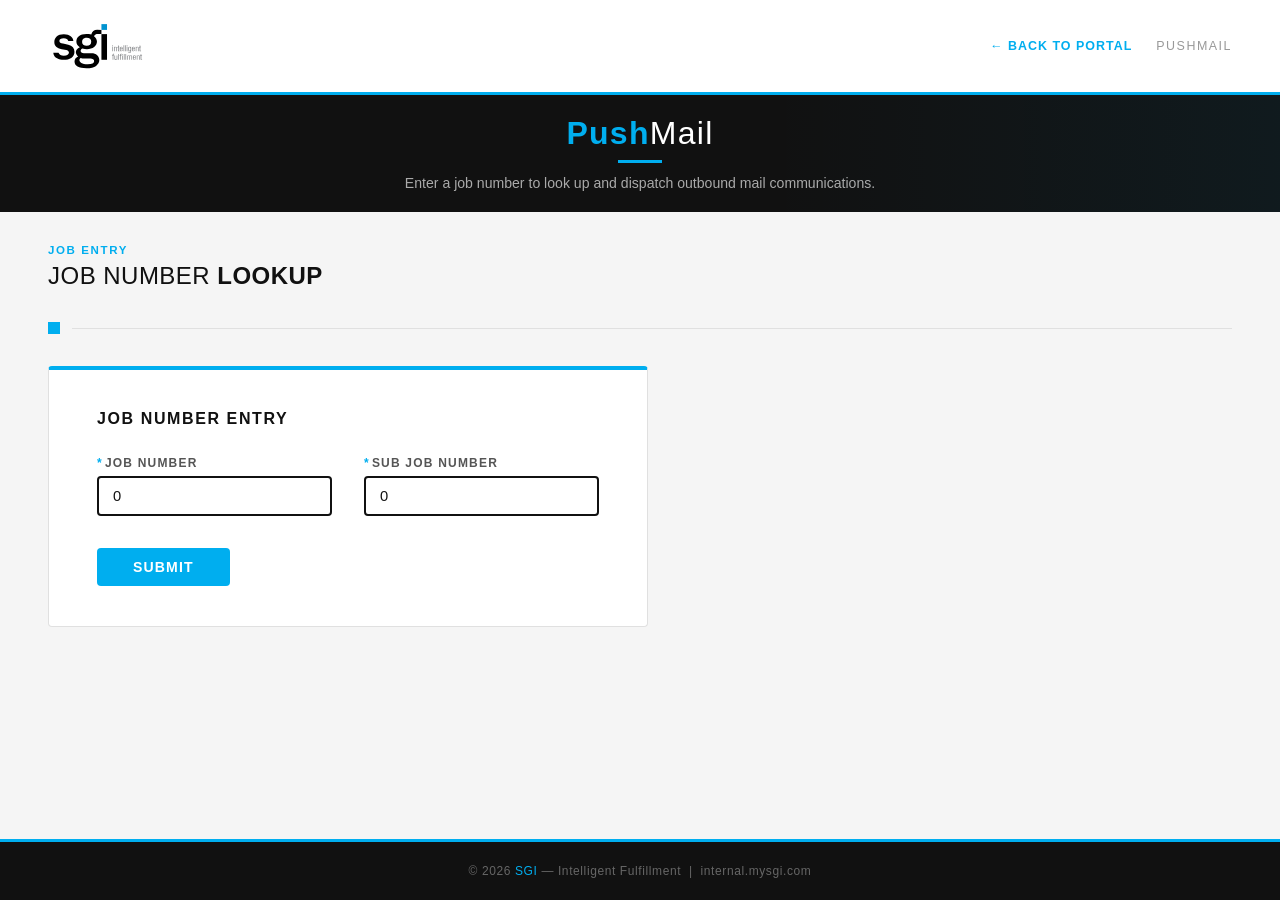
<file: pages/pushmail/index.html>
<!DOCTYPE html>
<html lang="en">
<head>
    <meta charset="UTF-8">
    <meta name="viewport" content="width=device-width, initial-scale=1.0">
    <title>PushMail — SGI Nexus</title>
    <link rel="stylesheet" href="../../src/css/theme.css">
    <style>
        .form-card {
            background: #ffffff;
            border: 1px solid #e0e0e0;
            border-top: 4px solid #00aeef;
            border-radius: 4px;
            padding: 40px 48px;
            max-width: 600px;
        }

        .form-card h2 {
            font-size: 1rem;
            font-weight: 700;
            text-transform: uppercase;
            letter-spacing: 0.1em;
            color: #111111;
            margin-bottom: 28px;
        }

        .form-row {
            display: flex;
            gap: 32px;
            align-items: flex-end;
            flex-wrap: wrap;
        }

        .form-group {
            display: flex;
            flex-direction: column;
            gap: 6px;
            flex: 1;
            min-width: 160px;
        }

        .form-group label {
            font-size: 0.75rem;
            font-weight: 700;
            text-transform: uppercase;
            letter-spacing: 0.1em;
            color: #555555;
        }

        .form-group label .required {
            color: #00aeef;
            margin-right: 2px;
        }

        .form-group input {
            border: 2px solid #111111;
            border-radius: 4px;
            padding: 10px 14px;
            font-size: 0.92rem;
            font-family: 'Segoe UI', Arial, sans-serif;
            color: #111111;
            background: #ffffff;
            transition: border-color 0.2s;
            outline: none;
        }

        .form-group input:focus {
            border-color: #00aeef;
        }

        .form-actions {
            margin-top: 32px;
        }

        .btn-primary {
            background: #00aeef;
            color: #ffffff;
            border: none;
            padding: 11px 36px;
            font-size: 0.88rem;
            font-weight: 700;
            letter-spacing: 0.08em;
            text-transform: uppercase;
            border-radius: 4px;
            cursor: pointer;
            font-family: 'Segoe UI', Arial, sans-serif;
            transition: background 0.2s, transform 0.15s;
        }

        .btn-primary:hover {
            background: #0099d4;
            transform: translateY(-1px);
        }
    </style>
</head>
<body>

    <header>
        <img class="logo" src="../../src/images/sgi_logo.svg" alt="SGI — Intelligent Fulfillment" />
        <div class="header-right">
            <a class="back-link" href="../../index.html">← Back to Portal</a>
            <span class="tagline">PushMail</span>
        </div>
    </header>

    <div class="hero">
        <h1><span>Push</span>Mail</h1>
        <div class="accent-bar"></div>
        <p>Enter a job number to look up and dispatch outbound mail communications.</p>
    </div>

    <main>
        <div class="section-label">Job Entry</div>
        <div class="section-title">JOB NUMBER <strong>LOOKUP</strong></div>
        <div class="divider">
            <div class="divider-square"></div>
            <div class="divider-line"></div>
        </div>

        <div class="form-card">
            <h2>Job Number Entry</h2>
            <form method="post">
                <div class="form-row">
                    <div class="form-group">
                        <label><span class="required">*</span>Job Number</label>
                        <input type="number" name="jobNumber" value="0" min="0" />
                    </div>
                    <div class="form-group">
                        <label><span class="required">*</span>Sub Job Number</label>
                        <input type="number" name="subJobNumber" value="0" min="0" />
                    </div>
                </div>
                <div class="form-actions">
                    <button type="submit" class="btn-primary">Submit</button>
                </div>
            </form>
        </div>
    </main>

    <footer>
        &copy; 2026 <span>SGI</span> — Intelligent Fulfillment &nbsp;|&nbsp; internal.mysgi.com
    </footer>

    <script src="../../src/js/main.js"></script>
</body>
</html>
</file>
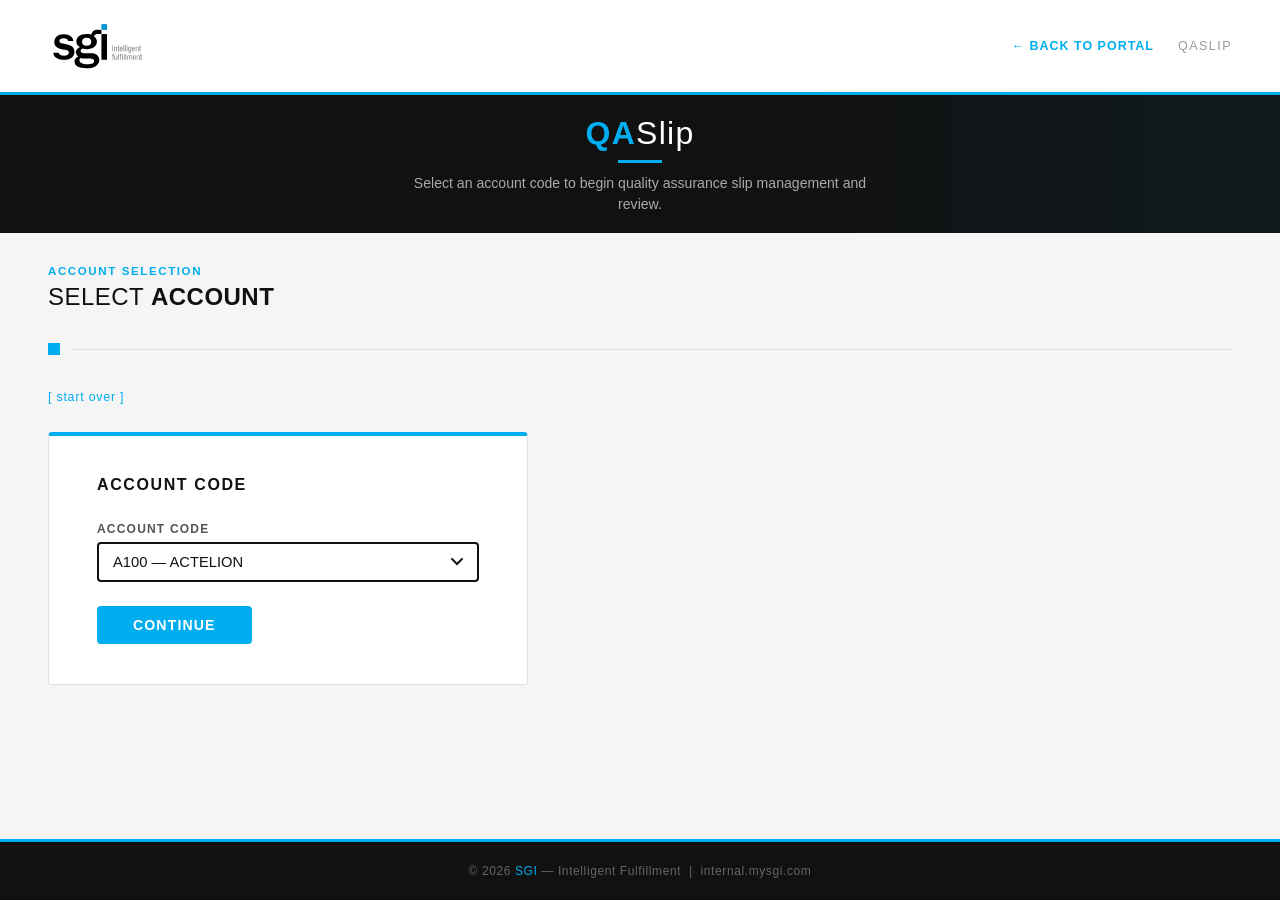
<file: pages/qaslip/index.html>
<!DOCTYPE html>
<html lang="en">
<head>
    <meta charset="UTF-8">
    <meta name="viewport" content="width=device-width, initial-scale=1.0">
    <title>QASlip — SGI Nexus</title>
    <link rel="stylesheet" href="../../src/css/theme.css">
    <style>
        .form-card {
            background: #ffffff;
            border: 1px solid #e0e0e0;
            border-top: 4px solid #00aeef;
            border-radius: 4px;
            padding: 40px 48px;
            max-width: 480px;
        }

        .form-card h2 {
            font-size: 1rem;
            font-weight: 700;
            text-transform: uppercase;
            letter-spacing: 0.1em;
            color: #111111;
            margin-bottom: 28px;
        }

        .form-group {
            display: flex;
            flex-direction: column;
            gap: 6px;
            margin-bottom: 24px;
        }

        .form-group label {
            font-size: 0.75rem;
            font-weight: 700;
            text-transform: uppercase;
            letter-spacing: 0.1em;
            color: #555555;
        }

        .form-group select {
            border: 2px solid #111111;
            border-radius: 4px;
            padding: 10px 14px;
            font-size: 0.92rem;
            font-family: 'Segoe UI', Arial, sans-serif;
            color: #111111;
            background: #ffffff;
            transition: border-color 0.2s;
            outline: none;
            cursor: pointer;
            appearance: none;
            background-image: url("data:image/svg+xml,%3Csvg xmlns='http://www.w3.org/2000/svg' width='12' height='8' viewBox='0 0 12 8'%3E%3Cpath d='M1 1l5 5 5-5' stroke='%23111' stroke-width='2' fill='none' stroke-linecap='round'/%3E%3C/svg%3E");
            background-repeat: no-repeat;
            background-position: right 14px center;
            padding-right: 36px;
        }

        .form-group select:focus {
            border-color: #00aeef;
        }

        .util-link {
            display: inline-block;
            font-size: 0.78rem;
            color: #00aeef;
            text-decoration: none;
            letter-spacing: 0.06em;
            margin-bottom: 28px;
            transition: opacity 0.2s;
        }
        .util-link:hover { opacity: 0.7; }

        .btn-primary {
            background: #00aeef;
            color: #ffffff;
            border: none;
            padding: 11px 36px;
            font-size: 0.88rem;
            font-weight: 700;
            letter-spacing: 0.08em;
            text-transform: uppercase;
            border-radius: 4px;
            cursor: pointer;
            font-family: 'Segoe UI', Arial, sans-serif;
            transition: background 0.2s, transform 0.15s;
        }

        .btn-primary:hover {
            background: #0099d4;
            transform: translateY(-1px);
        }
    </style>
</head>
<body>

    <header>
        <img class="logo" src="../../src/images/sgi_logo.svg" alt="SGI — Intelligent Fulfillment" />
        <div class="header-right">
            <a class="back-link" href="../../index.html">← Back to Portal</a>
            <span class="tagline">QASlip</span>
        </div>
    </header>

    <div class="hero">
        <h1><span>QA</span>Slip</h1>
        <div class="accent-bar"></div>
        <p>Select an account code to begin quality assurance slip management and review.</p>
    </div>

    <main>
        <div class="section-label">Account Selection</div>
        <div class="section-title">SELECT <strong>ACCOUNT</strong></div>
        <div class="divider">
            <div class="divider-square"></div>
            <div class="divider-line"></div>
        </div>

        <a class="util-link" href="#">[ start over ]</a>

        <div class="form-card">
            <h2>Account Code</h2>
            <form method="post">
                <div class="form-group">
                    <label>Account Code</label>
                    <select name="accountCode">
                        <option>A100 — ACTELION</option>
                        <option>A101 — ACTELION-2</option>
                    </select>
                </div>
                <button type="submit" class="btn-primary">Continue</button>
            </form>
        </div>
    </main>

    <footer>
        &copy; 2026 <span>SGI</span> — Intelligent Fulfillment &nbsp;|&nbsp; internal.mysgi.com
    </footer>

    <script src="../../src/js/main.js"></script>
</body>
</html>
</file>
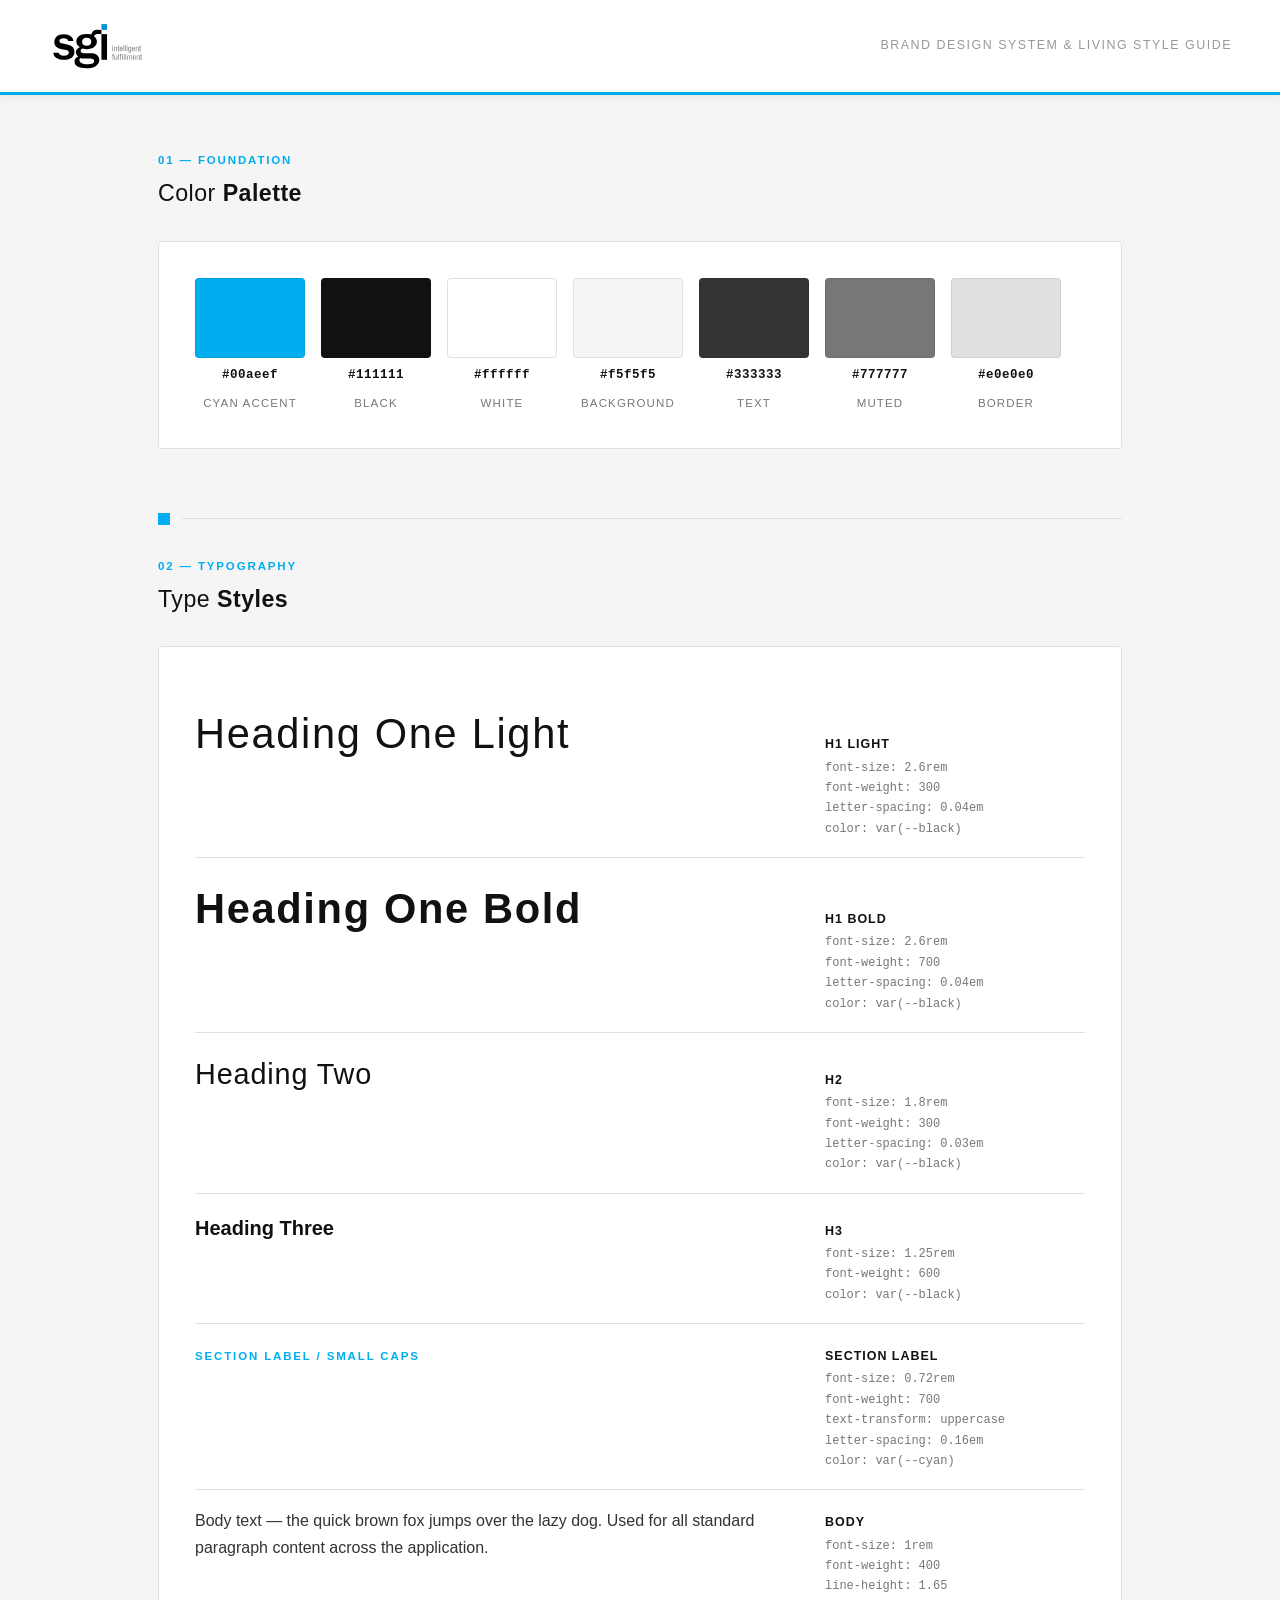
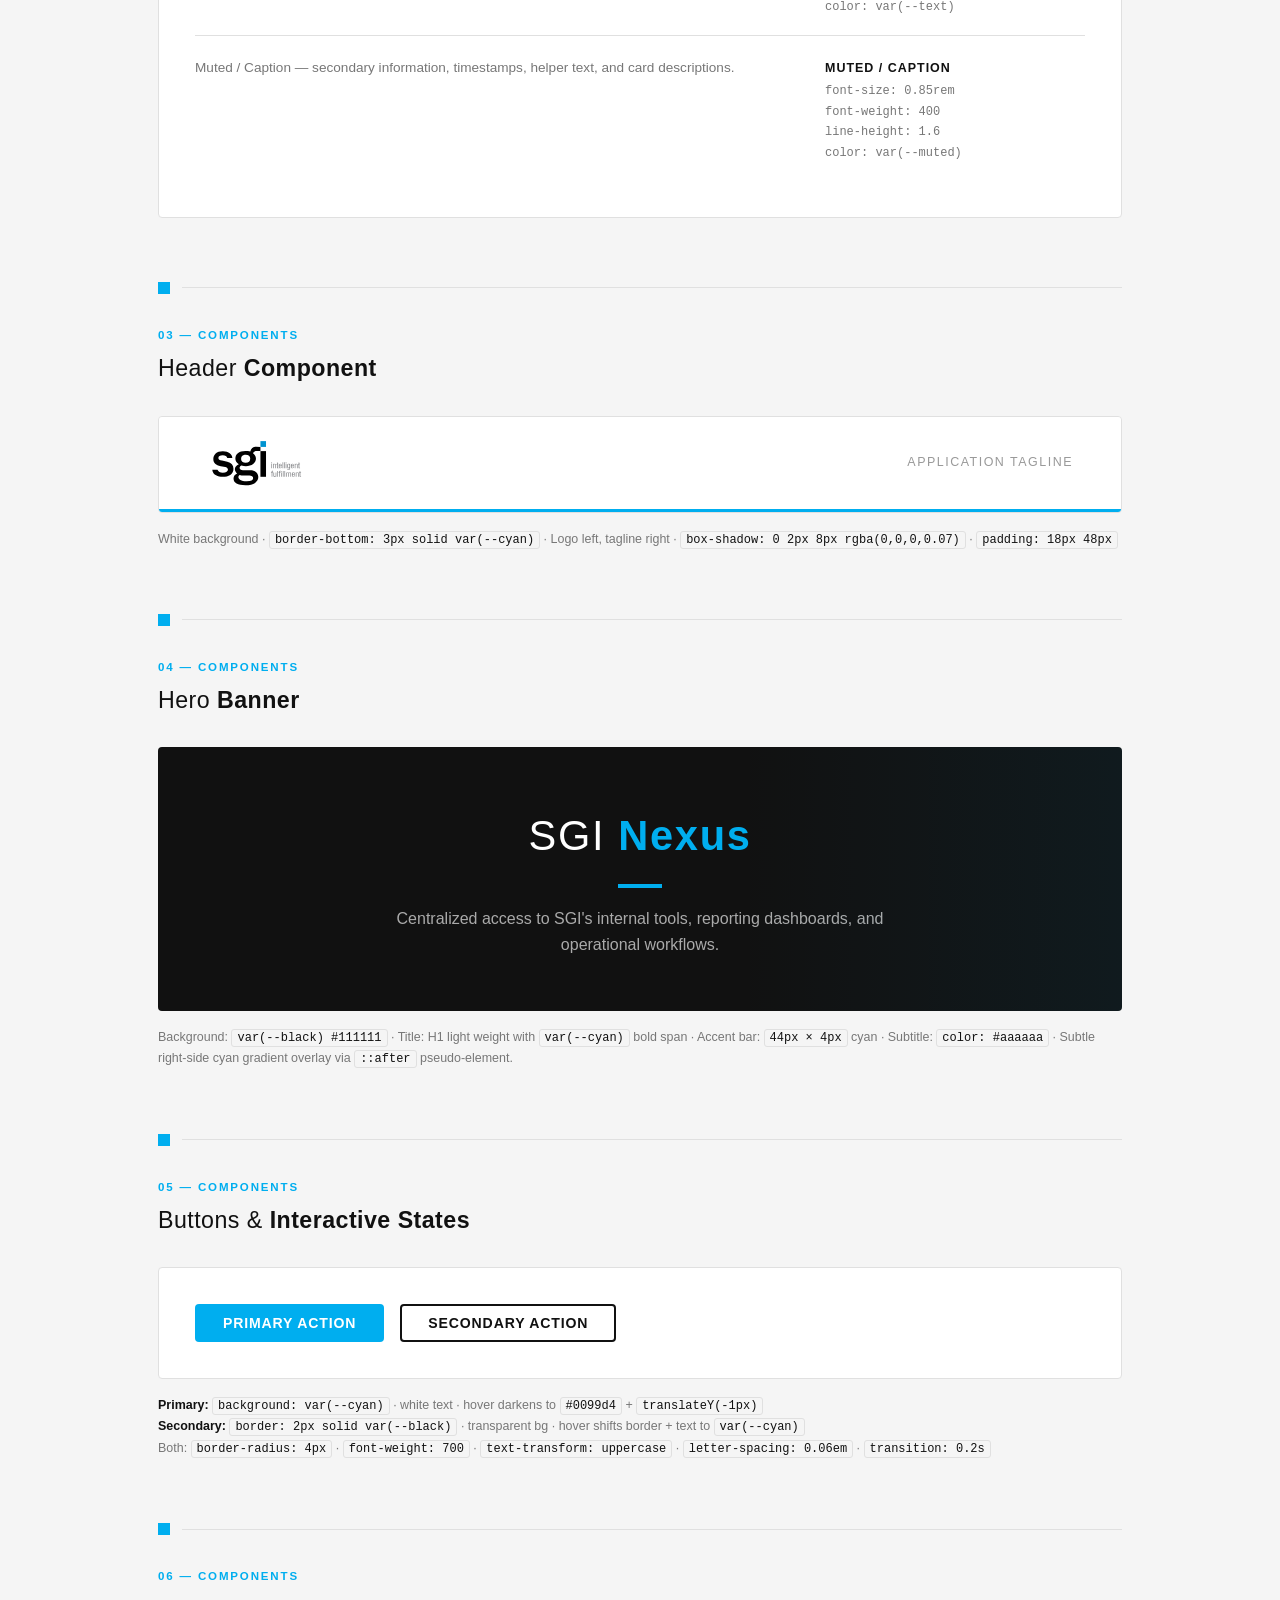
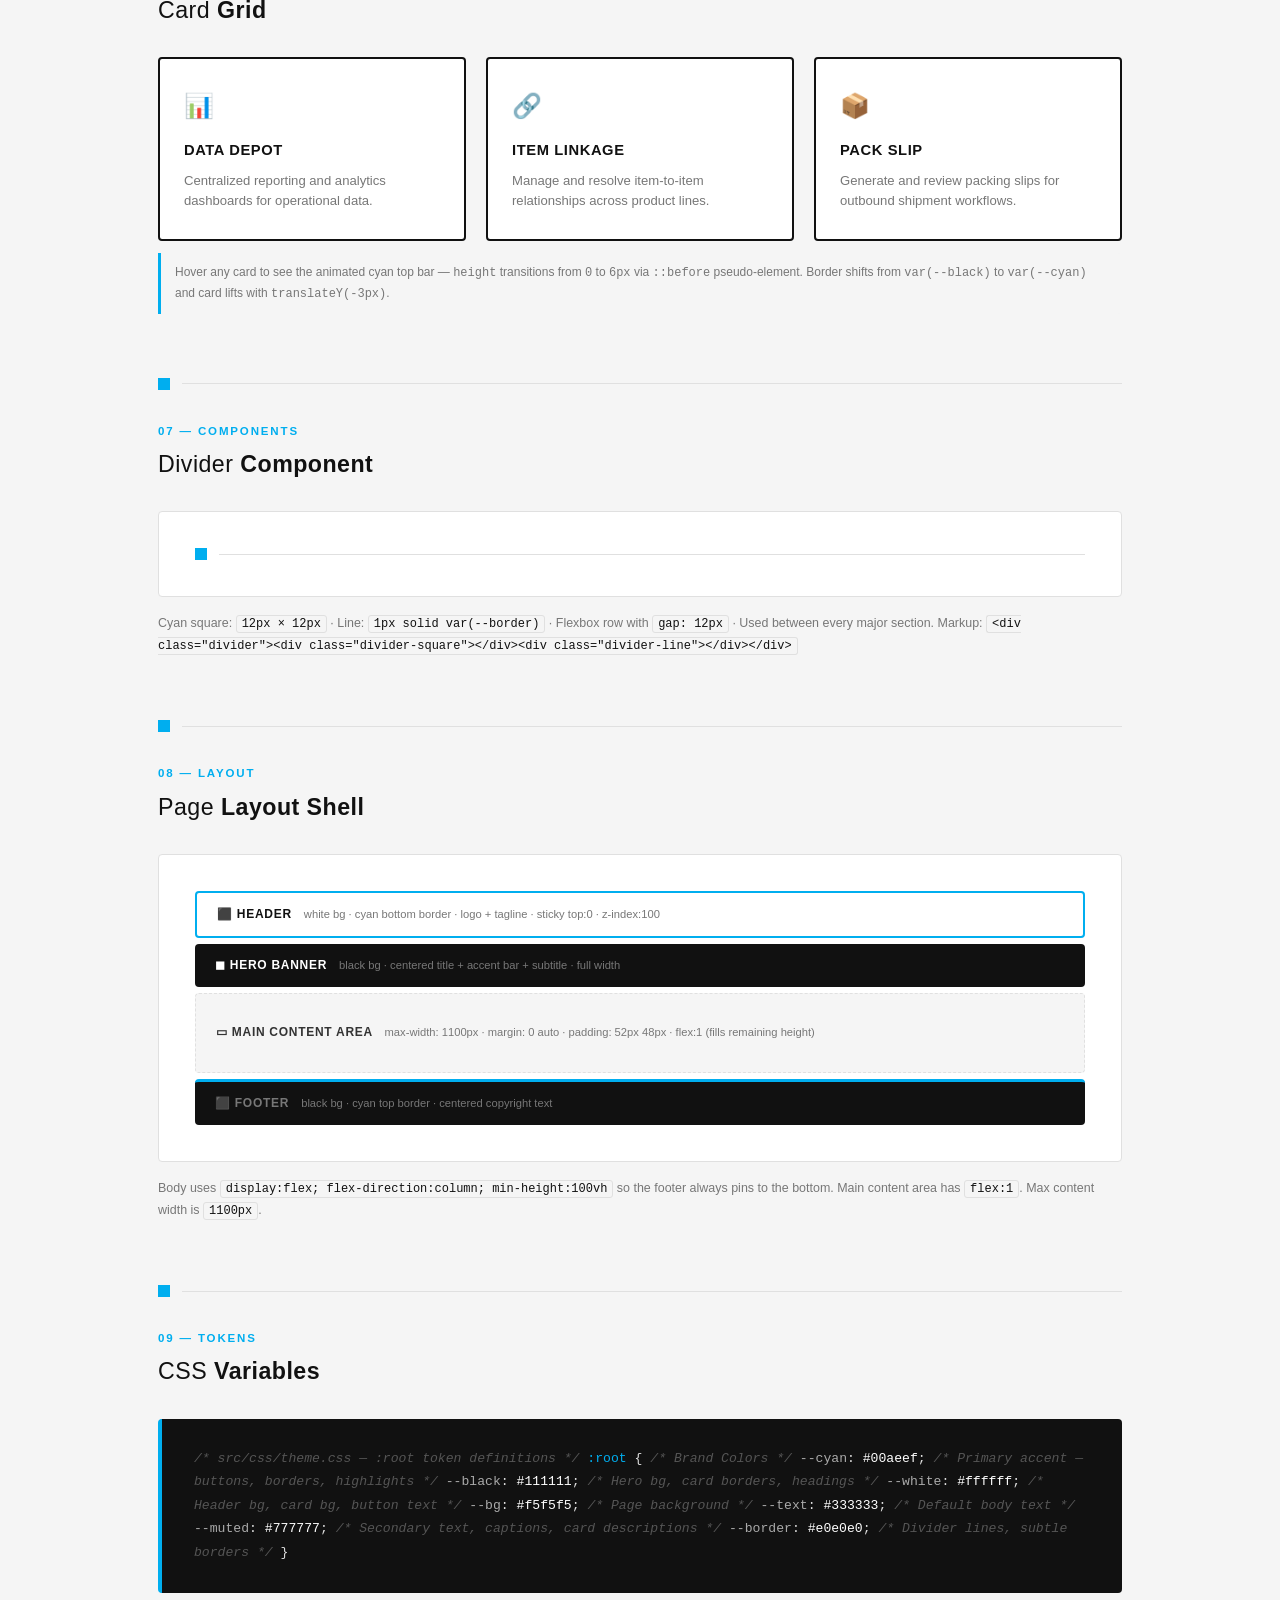
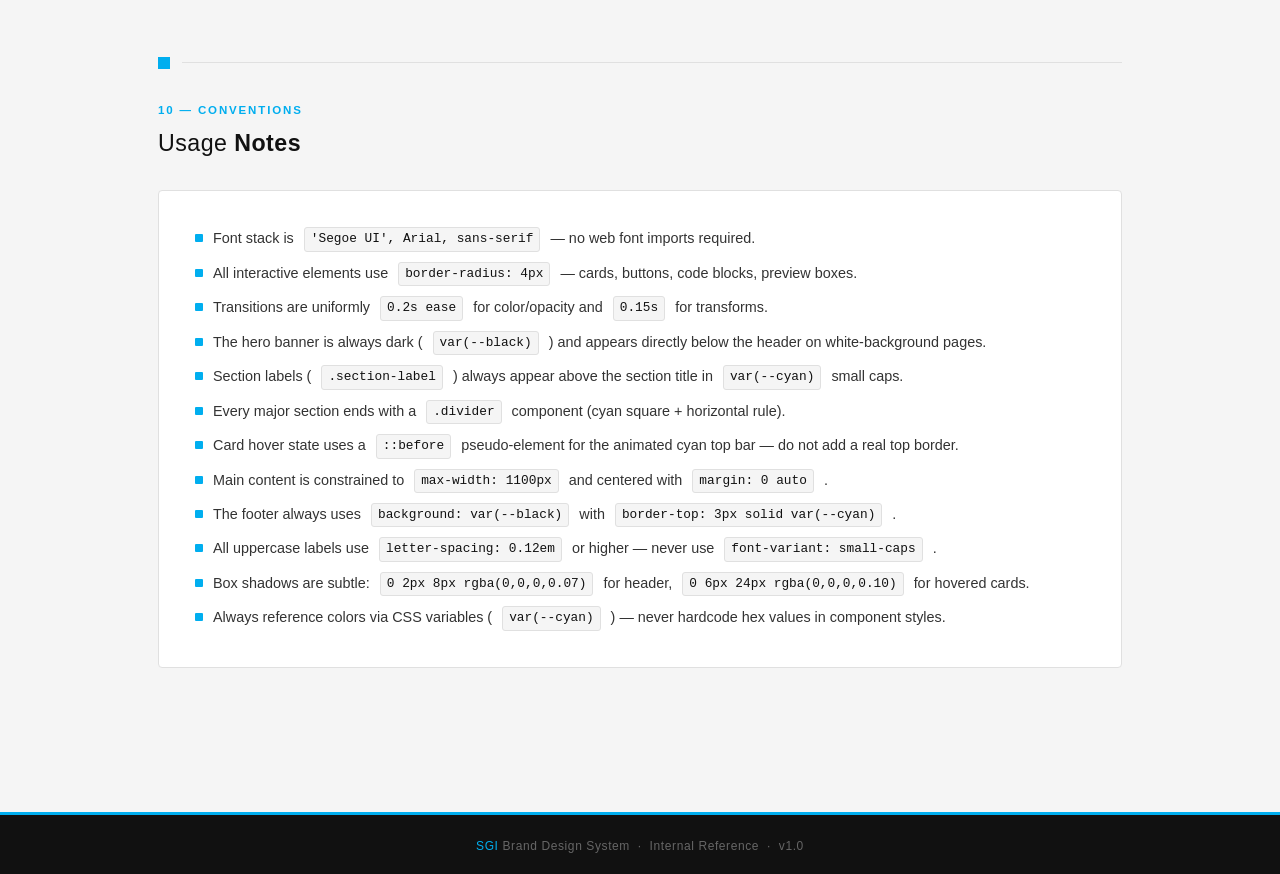
<file: SGI-Design-System.html>
<!DOCTYPE html>
<html lang="en">
<head>
<meta charset="UTF-8" />
<meta name="viewport" content="width=device-width, initial-scale=1.0" />
<title>SGI Brand Design System</title>
<style>
/* ── Reset ── */
*, *::before, *::after { box-sizing: border-box; margin: 0; padding: 0; }

/* ── Design System Page Shell ── */
body {
  font-family: 'Segoe UI', Arial, sans-serif;
  background: #f5f5f5;
  color: #333333;
  line-height: 1.6;
}

/* ── Doc Header ── */
.ds-header {
  background: #ffffff;
  border-bottom: 3px solid #00aeef;
  padding: 18px 48px;
  display: flex;
  align-items: center;
  justify-content: space-between;
  box-shadow: 0 2px 8px rgba(0,0,0,0.07);
  position: sticky;
  top: 0;
  z-index: 100;
}
.ds-header img.logo { height: 56px; width: auto; }
.ds-header .tagline {
  font-size: 0.78rem;
  color: #999999;
  letter-spacing: 0.12em;
  text-transform: uppercase;
  font-weight: 500;
}

/* ── Doc Layout ── */
.ds-body {
  max-width: 1060px;
  margin: 0 auto;
  padding: 56px 48px 80px;
}

/* ── Section Scaffolding ── */
.ds-section { margin-bottom: 64px; }

.section-label {
  font-size: 0.72rem;
  text-transform: uppercase;
  letter-spacing: 0.16em;
  color: #00aeef;
  font-weight: 700;
  margin-bottom: 6px;
}

.section-title {
  font-size: 1.45rem;
  font-weight: 300;
  color: #111111;
  margin-bottom: 28px;
  letter-spacing: 0.02em;
}
.section-title strong { font-weight: 700; }

/* ── Divider ── */
.divider {
  display: flex;
  align-items: center;
  gap: 12px;
  margin: 32px 0;
}
.divider-square {
  width: 12px;
  height: 12px;
  background: #00aeef;
  flex-shrink: 0;
}
.divider-line {
  flex: 1;
  height: 1px;
  background: #e0e0e0;
}

/* ── Preview Box ── */
.preview-box {
  background: #ffffff;
  border: 1px solid #e0e0e0;
  border-radius: 4px;
  padding: 36px;
  margin-bottom: 16px;
}
.preview-box.dark { background: #111111; }

/* ── Color Palette ── */
.palette-grid {
  display: flex;
  flex-wrap: wrap;
  gap: 16px;
}
.swatch {
  display: flex;
  flex-direction: column;
  align-items: center;
  gap: 8px;
  width: 110px;
}
.swatch-color {
  width: 110px;
  height: 80px;
  border-radius: 4px;
  border: 1px solid rgba(0,0,0,0.08);
}
.swatch-hex {
  font-size: 0.78rem;
  font-weight: 700;
  color: #111111;
  font-family: 'Courier New', monospace;
  letter-spacing: 0.04em;
}
.swatch-name {
  font-size: 0.72rem;
  color: #777777;
  text-transform: uppercase;
  letter-spacing: 0.1em;
}

/* ── Typography ── */
.type-row {
  display: flex;
  align-items: baseline;
  gap: 32px;
  padding: 18px 0;
  border-bottom: 1px solid #e0e0e0;
}
.type-row:last-child { border-bottom: none; }
.type-sample { flex: 1; }
.type-meta {
  width: 260px;
  flex-shrink: 0;
  font-size: 0.75rem;
  color: #777777;
  font-family: 'Courier New', monospace;
  line-height: 1.7;
}
.type-meta strong {
  display: block;
  color: #111111;
  font-size: 0.78rem;
  margin-bottom: 2px;
  font-family: 'Segoe UI', Arial, sans-serif;
  text-transform: uppercase;
  letter-spacing: 0.08em;
}

/* Type styles */
.t-h1-light  { font-size: 2.6rem; font-weight: 300; color: #111111; letter-spacing: 0.04em; }
.t-h1-bold   { font-size: 2.6rem; font-weight: 700; color: #111111; letter-spacing: 0.04em; }
.t-h2        { font-size: 1.8rem; font-weight: 300; color: #111111; letter-spacing: 0.03em; }
.t-h3        { font-size: 1.25rem; font-weight: 600; color: #111111; }
.t-label     { font-size: 0.72rem; text-transform: uppercase; letter-spacing: 0.16em; color: #00aeef; font-weight: 700; }
.t-body      { font-size: 1rem; color: #333333; line-height: 1.65; }
.t-muted     { font-size: 0.85rem; color: #777777; line-height: 1.6; }

/* ── Hero Preview ── */
.hero-preview {
  background: #111111;
  padding: 56px 48px 52px;
  border-radius: 4px;
  text-align: center;
  position: relative;
  overflow: hidden;
}
.hero-preview::after {
  content: '';
  position: absolute;
  top: 0; right: 0;
  width: 40%; height: 100%;
  background: linear-gradient(to left, rgba(0,174,239,0.06), transparent);
  pointer-events: none;
}
.hero-preview h1 {
  font-size: 2.6rem;
  font-weight: 300;
  color: #ffffff;
  letter-spacing: 0.04em;
  margin-bottom: 4px;
}
.hero-preview h1 span { color: #00aeef; font-weight: 700; }
.hero-preview .accent-bar {
  width: 44px; height: 4px;
  background: #00aeef;
  margin: 14px auto 18px;
}
.hero-preview p {
  font-size: 1rem;
  color: #aaaaaa;
  max-width: 500px;
  line-height: 1.65;
  margin: 0 auto;
}

/* ── Buttons ── */
.btn-row { display: flex; gap: 16px; align-items: center; flex-wrap: wrap; }
.btn-primary {
  background: #00aeef;
  color: #ffffff;
  border: none;
  padding: 11px 28px;
  font-size: 0.88rem;
  font-weight: 600;
  letter-spacing: 0.06em;
  text-transform: uppercase;
  border-radius: 4px;
  cursor: pointer;
  transition: background 0.2s, transform 0.15s;
  font-family: 'Segoe UI', Arial, sans-serif;
}
.btn-primary:hover { background: #0099d4; transform: translateY(-1px); }

.btn-secondary {
  background: transparent;
  color: #111111;
  border: 2px solid #111111;
  padding: 9px 26px;
  font-size: 0.88rem;
  font-weight: 600;
  letter-spacing: 0.06em;
  text-transform: uppercase;
  border-radius: 4px;
  cursor: pointer;
  transition: border-color 0.2s, color 0.2s, transform 0.15s;
  font-family: 'Segoe UI', Arial, sans-serif;
}
.btn-secondary:hover { border-color: #00aeef; color: #00aeef; transform: translateY(-1px); }

.btn-note {
  font-size: 0.78rem;
  color: #777777;
  margin-top: 16px;
  line-height: 1.7;
}
.btn-note code {
  background: #f5f5f5;
  border: 1px solid #e0e0e0;
  padding: 1px 5px;
  border-radius: 3px;
  font-size: 0.75rem;
  color: #111111;
}

/* ── Cards ── */
.card-grid {
  display: grid;
  grid-template-columns: repeat(3, 1fr);
  gap: 20px;
}
.card {
  background: #ffffff;
  border: 2px solid #111111;
  border-radius: 4px;
  padding: 28px 24px;
  display: flex;
  flex-direction: column;
  gap: 8px;
  position: relative;
  overflow: hidden;
  transition: box-shadow 0.2s, transform 0.15s, border-color 0.2s;
}
.card::before {
  content: '';
  position: absolute;
  top: 0; left: 0; right: 0;
  height: 0;
  background: #00aeef;
  transition: height 0.25s ease;
}
.card:hover::before { height: 6px; }
.card:hover {
  border-color: #00aeef;
  box-shadow: 0 6px 24px rgba(0,0,0,0.10);
  transform: translateY(-3px);
}
.card-icon { font-size: 1.5rem; margin-bottom: 6px; }
.card-title {
  font-size: 0.92rem;
  font-weight: 700;
  color: #111111;
  letter-spacing: 0.04em;
  text-transform: uppercase;
}
.card-desc { font-size: 0.82rem; color: #777777; line-height: 1.55; }
.card-note {
  font-size: 0.75rem;
  color: #777777;
  margin-top: 12px;
  padding: 10px 14px;
  background: #f5f5f5;
  border-left: 3px solid #00aeef;
  border-radius: 0 4px 4px 0;
}

/* ── Page Layout Diagram ── */
.layout-diagram {
  display: flex;
  flex-direction: column;
  gap: 6px;
  font-size: 0.8rem;
}
.layout-block {
  border-radius: 4px;
  padding: 12px 20px;
  font-weight: 600;
  letter-spacing: 0.06em;
  text-transform: uppercase;
  font-size: 0.75rem;
}
.layout-header  { background: #ffffff; border: 2px solid #00aeef; color: #111111; }
.layout-hero    { background: #111111; color: #ffffff; }
.layout-main    { background: #f5f5f5; border: 1px dashed #e0e0e0; color: #333333; min-height: 80px; display: flex; align-items: center; }
.layout-footer  { background: #111111; border-top: 3px solid #00aeef; color: #777777; }
.layout-label   { font-size: 0.7rem; color: #777777; margin-left: 8px; font-weight: 400; text-transform: none; letter-spacing: 0; }

/* ── Code Block ── */
.code-block {
  background: #111111;
  color: #e0e0e0;
  border-radius: 4px;
  padding: 28px 32px;
  font-family: 'Courier New', monospace;
  font-size: 0.82rem;
  line-height: 1.8;
  overflow-x: auto;
  border-left: 4px solid #00aeef;
}
.code-block .token-selector { color: #00aeef; }
.code-block .token-prop     { color: #aaaaaa; }
.code-block .token-value    { color: #ffffff; }
.code-block .token-comment  { color: #555555; font-style: italic; }

/* ── Usage Notes ── */
.usage-list {
  list-style: none;
  display: flex;
  flex-direction: column;
  gap: 10px;
}
.usage-list li {
  display: flex;
  align-items: flex-start;
  gap: 10px;
  font-size: 0.9rem;
  color: #333333;
  line-height: 1.6;
}
.usage-list li::before {
  content: '';
  width: 8px;
  height: 8px;
  background: #00aeef;
  border-radius: 1px;
  flex-shrink: 0;
  margin-top: 7px;
}
.usage-list code {
  background: #f5f5f5;
  border: 1px solid #e0e0e0;
  padding: 1px 6px;
  border-radius: 3px;
  font-size: 0.8rem;
  color: #111111;
  font-family: 'Courier New', monospace;
}

/* ── Doc Footer ── */
.ds-footer {
  background: #111111;
  border-top: 3px solid #00aeef;
  padding: 22px 48px;
  text-align: center;
  font-size: 0.75rem;
  color: #666666;
  letter-spacing: 0.05em;
}
.ds-footer span { color: #00aeef; }
</style>
</head>
<body>

<!-- ══════════════════════════════════════════
     HEADER
══════════════════════════════════════════ -->
<header class="ds-header">
  <img src="src/images/sgi_logo.svg" alt="SGI Logo" class="logo" />
  <span class="tagline">Brand Design System &amp; Living Style Guide</span>
</header>

<div class="ds-body">

  <!-- ══════════════════════════════════════════
       1. COLOR PALETTE
  ══════════════════════════════════════════ -->
  <section class="ds-section">
    <p class="section-label">01 — Foundation</p>
    <h2 class="section-title">Color <strong>Palette</strong></h2>

    <div class="preview-box">
      <div class="palette-grid">
        <div class="swatch">
          <div class="swatch-color" style="background:#00aeef;"></div>
          <span class="swatch-hex">#00aeef</span>
          <span class="swatch-name">Cyan Accent</span>
        </div>
        <div class="swatch">
          <div class="swatch-color" style="background:#111111;"></div>
          <span class="swatch-hex">#111111</span>
          <span class="swatch-name">Black</span>
        </div>
        <div class="swatch">
          <div class="swatch-color" style="background:#ffffff; border:1px solid #e0e0e0;"></div>
          <span class="swatch-hex">#ffffff</span>
          <span class="swatch-name">White</span>
        </div>
        <div class="swatch">
          <div class="swatch-color" style="background:#f5f5f5; border:1px solid #e0e0e0;"></div>
          <span class="swatch-hex">#f5f5f5</span>
          <span class="swatch-name">Background</span>
        </div>
        <div class="swatch">
          <div class="swatch-color" style="background:#333333;"></div>
          <span class="swatch-hex">#333333</span>
          <span class="swatch-name">Text</span>
        </div>
        <div class="swatch">
          <div class="swatch-color" style="background:#777777;"></div>
          <span class="swatch-hex">#777777</span>
          <span class="swatch-name">Muted</span>
        </div>
        <div class="swatch">
          <div class="swatch-color" style="background:#e0e0e0;"></div>
          <span class="swatch-hex">#e0e0e0</span>
          <span class="swatch-name">Border</span>
        </div>
      </div>
    </div>
  </section>

  <div class="divider"><div class="divider-square"></div><div class="divider-line"></div></div>

  <!-- ══════════════════════════════════════════
       2. TYPOGRAPHY
  ══════════════════════════════════════════ -->
  <section class="ds-section">
    <p class="section-label">02 — Typography</p>
    <h2 class="section-title">Type <strong>Styles</strong></h2>

    <div class="preview-box">
      <div class="type-row">
        <div class="type-sample"><span class="t-h1-light">Heading One Light</span></div>
        <div class="type-meta">
          <strong>H1 Light</strong>
          font-size: 2.6rem<br>
          font-weight: 300<br>
          letter-spacing: 0.04em<br>
          color: var(--black)
        </div>
      </div>
      <div class="type-row">
        <div class="type-sample"><span class="t-h1-bold">Heading One Bold</span></div>
        <div class="type-meta">
          <strong>H1 Bold</strong>
          font-size: 2.6rem<br>
          font-weight: 700<br>
          letter-spacing: 0.04em<br>
          color: var(--black)
        </div>
      </div>
      <div class="type-row">
        <div class="type-sample"><span class="t-h2">Heading Two</span></div>
        <div class="type-meta">
          <strong>H2</strong>
          font-size: 1.8rem<br>
          font-weight: 300<br>
          letter-spacing: 0.03em<br>
          color: var(--black)
        </div>
      </div>
      <div class="type-row">
        <div class="type-sample"><span class="t-h3">Heading Three</span></div>
        <div class="type-meta">
          <strong>H3</strong>
          font-size: 1.25rem<br>
          font-weight: 600<br>
          color: var(--black)
        </div>
      </div>
      <div class="type-row">
        <div class="type-sample"><span class="t-label">Section Label / Small Caps</span></div>
        <div class="type-meta">
          <strong>Section Label</strong>
          font-size: 0.72rem<br>
          font-weight: 700<br>
          text-transform: uppercase<br>
          letter-spacing: 0.16em<br>
          color: var(--cyan)
        </div>
      </div>
      <div class="type-row">
        <div class="type-sample"><span class="t-body">Body text — the quick brown fox jumps over the lazy dog. Used for all standard paragraph content across the application.</span></div>
        <div class="type-meta">
          <strong>Body</strong>
          font-size: 1rem<br>
          font-weight: 400<br>
          line-height: 1.65<br>
          color: var(--text)
        </div>
      </div>
      <div class="type-row">
        <div class="type-sample"><span class="t-muted">Muted / Caption — secondary information, timestamps, helper text, and card descriptions.</span></div>
        <div class="type-meta">
          <strong>Muted / Caption</strong>
          font-size: 0.85rem<br>
          font-weight: 400<br>
          line-height: 1.6<br>
          color: var(--muted)
        </div>
      </div>
    </div>
  </section>

  <div class="divider"><div class="divider-square"></div><div class="divider-line"></div></div>

  <!-- ══════════════════════════════════════════
       3. HEADER COMPONENT
  ══════════════════════════════════════════ -->
  <section class="ds-section">
    <p class="section-label">03 — Components</p>
    <h2 class="section-title">Header <strong>Component</strong></h2>

    <div style="border:1px solid #e0e0e0; border-radius:4px; overflow:hidden; margin-bottom:16px;">
      <div style="background:#ffffff; border-bottom:3px solid #00aeef; padding:18px 48px; display:flex; align-items:center; justify-content:space-between; box-shadow:0 2px 8px rgba(0,0,0,0.07);">
        <img src="src/images/sgi_logo.svg" alt="SGI Logo" style="height:56px; width:auto;" />
        <span style="font-size:0.78rem; color:#999999; letter-spacing:0.12em; text-transform:uppercase; font-weight:500;">Application Tagline</span>
      </div>
    </div>
    <p class="btn-note">
      White background · <code>border-bottom: 3px solid var(--cyan)</code> · Logo left, tagline right ·
      <code>box-shadow: 0 2px 8px rgba(0,0,0,0.07)</code> · <code>padding: 18px 48px</code>
    </p>
  </section>

  <div class="divider"><div class="divider-square"></div><div class="divider-line"></div></div>

  <!-- ══════════════════════════════════════════
       4. HERO BANNER
  ══════════════════════════════════════════ -->
  <section class="ds-section">
    <p class="section-label">04 — Components</p>
    <h2 class="section-title">Hero <strong>Banner</strong></h2>

    <div class="hero-preview">
      <h1>SGI <span>Nexus</span></h1>
      <div class="accent-bar"></div>
      <p>Centralized access to SGI's internal tools, reporting dashboards, and operational workflows.</p>
    </div>
    <p class="btn-note">
      Background: <code>var(--black) #111111</code> · Title: H1 light weight with <code>var(--cyan)</code> bold span ·
      Accent bar: <code>44px × 4px</code> cyan · Subtitle: <code>color: #aaaaaa</code> ·
      Subtle right-side cyan gradient overlay via <code>::after</code> pseudo-element.
    </p>
  </section>

  <div class="divider"><div class="divider-square"></div><div class="divider-line"></div></div>

  <!-- ══════════════════════════════════════════
       5. BUTTONS
  ══════════════════════════════════════════ -->
  <section class="ds-section">
    <p class="section-label">05 — Components</p>
    <h2 class="section-title">Buttons &amp; <strong>Interactive States</strong></h2>

    <div class="preview-box">
      <div class="btn-row">
        <button class="btn-primary">Primary Action</button>
        <button class="btn-secondary">Secondary Action</button>
      </div>
    </div>
    <p class="btn-note">
      <strong style="color:#111111; font-family:'Segoe UI',Arial,sans-serif;">Primary:</strong>
      <code>background: var(--cyan)</code> · white text · hover darkens to <code>#0099d4</code> + <code>translateY(-1px)</code><br>
      <strong style="color:#111111; font-family:'Segoe UI',Arial,sans-serif;">Secondary:</strong>
      <code>border: 2px solid var(--black)</code> · transparent bg · hover shifts border + text to <code>var(--cyan)</code><br>
      Both: <code>border-radius: 4px</code> · <code>font-weight: 700</code> · <code>text-transform: uppercase</code> ·
      <code>letter-spacing: 0.06em</code> · <code>transition: 0.2s</code>
    </p>
  </section>

  <div class="divider"><div class="divider-square"></div><div class="divider-line"></div></div>

  <!-- ══════════════════════════════════════════
       6. CARDS
  ══════════════════════════════════════════ -->
  <section class="ds-section">
    <p class="section-label">06 — Components</p>
    <h2 class="section-title">Card <strong>Grid</strong></h2>

    <div class="card-grid">
      <div class="card">
        <div class="card-icon">📊</div>
        <div class="card-title">Data Depot</div>
        <div class="card-desc">Centralized reporting and analytics dashboards for operational data.</div>
      </div>
      <div class="card">
        <div class="card-icon">🔗</div>
        <div class="card-title">Item Linkage</div>
        <div class="card-desc">Manage and resolve item-to-item relationships across product lines.</div>
      </div>
      <div class="card">
        <div class="card-icon">📦</div>
        <div class="card-title">Pack Slip</div>
        <div class="card-desc">Generate and review packing slips for outbound shipment workflows.</div>
      </div>
    </div>
    <p class="card-note">
      Hover any card to see the animated cyan top bar — <code>height</code> transitions from <code>0</code> to <code>6px</code> via <code>::before</code> pseudo-element.
      Border shifts from <code>var(--black)</code> to <code>var(--cyan)</code> and card lifts with <code>translateY(-3px)</code>.
    </p>
  </section>

  <div class="divider"><div class="divider-square"></div><div class="divider-line"></div></div>

  <!-- ══════════════════════════════════════════
       7. DIVIDER COMPONENT
  ══════════════════════════════════════════ -->
  <section class="ds-section">
    <p class="section-label">07 — Components</p>
    <h2 class="section-title">Divider <strong>Component</strong></h2>

    <div class="preview-box">
      <div class="divider" style="margin:0;">
        <div class="divider-square"></div>
        <div class="divider-line"></div>
      </div>
    </div>
    <p class="btn-note">
      Cyan square: <code>12px × 12px</code> · Line: <code>1px solid var(--border)</code> · Flexbox row with <code>gap: 12px</code> ·
      Used between every major section. Markup: <code>&lt;div class="divider"&gt;&lt;div class="divider-square"&gt;&lt;/div&gt;&lt;div class="divider-line"&gt;&lt;/div&gt;&lt;/div&gt;</code>
    </p>
  </section>

  <div class="divider"><div class="divider-square"></div><div class="divider-line"></div></div>

  <!-- ══════════════════════════════════════════
       8. PAGE LAYOUT
  ══════════════════════════════════════════ -->
  <section class="ds-section">
    <p class="section-label">08 — Layout</p>
    <h2 class="section-title">Page <strong>Layout Shell</strong></h2>

    <div class="preview-box">
      <div class="layout-diagram">
        <div class="layout-block layout-header">
          ⬛ Header
          <span class="layout-label">white bg · cyan bottom border · logo + tagline · sticky top:0 · z-index:100</span>
        </div>
        <div class="layout-block layout-hero">
          ◼ Hero Banner
          <span class="layout-label" style="color:#777777;">black bg · centered title + accent bar + subtitle · full width</span>
        </div>
        <div class="layout-block layout-main">
          <div>
            ▭ Main Content Area
            <span class="layout-label">max-width: 1100px · margin: 0 auto · padding: 52px 48px · flex:1 (fills remaining height)</span>
          </div>
        </div>
        <div class="layout-block layout-footer">
          ⬛ Footer
          <span class="layout-label">black bg · cyan top border · centered copyright text</span>
        </div>
      </div>
    </div>
    <p class="btn-note">
      Body uses <code>display:flex; flex-direction:column; min-height:100vh</code> so the footer always pins to the bottom.
      Main content area has <code>flex:1</code>. Max content width is <code>1100px</code>.
    </p>
  </section>

  <div class="divider"><div class="divider-square"></div><div class="divider-line"></div></div>

  <!-- ══════════════════════════════════════════
       9. CSS VARIABLES
  ══════════════════════════════════════════ -->
  <section class="ds-section">
    <p class="section-label">09 — Tokens</p>
    <h2 class="section-title">CSS <strong>Variables</strong></h2>

    <div class="code-block"><span class="token-comment">/* src/css/theme.css — :root token definitions */</span>

<span class="token-selector">:root</span> {
  <span class="token-comment">/* Brand Colors */</span>
  <span class="token-prop">--cyan</span>:   <span class="token-value">#00aeef</span>;   <span class="token-comment">/* Primary accent — buttons, borders, highlights */</span>
  <span class="token-prop">--black</span>:  <span class="token-value">#111111</span>;   <span class="token-comment">/* Hero bg, card borders, headings */</span>
  <span class="token-prop">--white</span>:  <span class="token-value">#ffffff</span>;   <span class="token-comment">/* Header bg, card bg, button text */</span>
  <span class="token-prop">--bg</span>:     <span class="token-value">#f5f5f5</span>;   <span class="token-comment">/* Page background */</span>
  <span class="token-prop">--text</span>:   <span class="token-value">#333333</span>;   <span class="token-comment">/* Default body text */</span>
  <span class="token-prop">--muted</span>:  <span class="token-value">#777777</span>;   <span class="token-comment">/* Secondary text, captions, card descriptions */</span>
  <span class="token-prop">--border</span>: <span class="token-value">#e0e0e0</span>;   <span class="token-comment">/* Divider lines, subtle borders */</span>
}</div>
  </section>

  <div class="divider"><div class="divider-square"></div><div class="divider-line"></div></div>

  <!-- ══════════════════════════════════════════
       10. USAGE NOTES
  ══════════════════════════════════════════ -->
  <section class="ds-section">
    <p class="section-label">10 — Conventions</p>
    <h2 class="section-title">Usage <strong>Notes</strong></h2>

    <div class="preview-box">
      <ul class="usage-list">
        <li>Font stack is <code>'Segoe UI', Arial, sans-serif</code> — no web font imports required.</li>
        <li>All interactive elements use <code>border-radius: 4px</code> — cards, buttons, code blocks, preview boxes.</li>
        <li>Transitions are uniformly <code>0.2s ease</code> for color/opacity and <code>0.15s</code> for transforms.</li>
        <li>The hero banner is always dark (<code>var(--black)</code>) and appears directly below the header on white-background pages.</li>
        <li>Section labels (<code>.section-label</code>) always appear above the section title in <code>var(--cyan)</code> small caps.</li>
        <li>Every major section ends with a <code>.divider</code> component (cyan square + horizontal rule).</li>
        <li>Card hover state uses a <code>::before</code> pseudo-element for the animated cyan top bar — do not add a real top border.</li>
        <li>Main content is constrained to <code>max-width: 1100px</code> and centered with <code>margin: 0 auto</code>.</li>
        <li>The footer always uses <code>background: var(--black)</code> with <code>border-top: 3px solid var(--cyan)</code>.</li>
        <li>All uppercase labels use <code>letter-spacing: 0.12em</code> or higher — never use <code>font-variant: small-caps</code>.</li>
        <li>Box shadows are subtle: <code>0 2px 8px rgba(0,0,0,0.07)</code> for header, <code>0 6px 24px rgba(0,0,0,0.10)</code> for hovered cards.</li>
        <li>Always reference colors via CSS variables (<code>var(--cyan)</code>) — never hardcode hex values in component styles.</li>
      </ul>
    </div>
  </section>

</div><!-- /.ds-body -->

<!-- ══════════════════════════════════════════
     FOOTER
══════════════════════════════════════════ -->
<footer class="ds-footer">
  <span>SGI</span> Brand Design System &nbsp;·&nbsp; Internal Reference &nbsp;·&nbsp; v1.0
</footer>

</body>
</html>
</file>
<file: src/css/theme.css>
/* ── SGI Nexus — Shared Theme ── */
*, *::before, *::after { box-sizing: border-box; margin: 0; padding: 0; }

:root {
    --cyan: #00aeef;
    --black: #111111;
    --white: #ffffff;
    --bg: #f5f5f5;
    --text: #333333;
    --muted: #777777;
    --border: #e0e0e0;
}

body {
    font-family: 'Segoe UI', Arial, sans-serif;
    background-color: var(--bg);
    color: var(--text);
    min-height: 100vh;
    display: flex;
    flex-direction: column;
}

/* ── Header ── */
header {
    background-color: var(--white);
    border-bottom: 3px solid var(--cyan);
    padding: 18px 48px;
    display: flex;
    align-items: center;
    justify-content: space-between;
    box-shadow: 0 2px 8px rgba(0,0,0,0.07);
}

header img.logo {
    height: 56px;
    width: auto;
}

header .header-right {
    display: flex;
    align-items: center;
    gap: 24px;
}

header .tagline {
    font-size: 0.78rem;
    color: #999;
    letter-spacing: 0.12em;
    text-transform: uppercase;
    font-weight: 500;
}

header .back-link {
    font-size: 0.78rem;
    color: var(--cyan);
    text-decoration: none;
    letter-spacing: 0.08em;
    text-transform: uppercase;
    font-weight: 600;
    transition: opacity 0.2s;
}

header .back-link:hover { opacity: 0.7; }

/* ── Hero Banner ── */
.hero {
    background-color: var(--black);
    padding: 20px 48px 18px;
    position: relative;
    overflow: hidden;
    text-align: center;
}

.hero::after {
    content: '';
    position: absolute;
    top: 0; right: 0;
    width: 40%;
    height: 100%;
    background: linear-gradient(to left, rgba(0,174,239,0.06), transparent);
    pointer-events: none;
}

.hero h1 {
    font-size: 2rem;
    font-weight: 300;
    color: var(--white);
    letter-spacing: 0.04em;
    margin-bottom: 2px;
}

.hero h1 span {
    color: var(--cyan);
    font-weight: 700;
}

.hero .accent-bar {
    width: 44px;
    height: 3px;
    background: var(--cyan);
    margin: 8px auto 10px;
}

.hero p {
    font-size: 0.88rem;
    color: #aaaaaa;
    max-width: 500px;
    line-height: 1.5;
    margin: 0 auto;
}

/* ── Main Content ── */
main {
    padding: 32px 48px;
    max-width: 1400px;
    width: 100%;
    margin: 0 auto;
    flex: 1;
}

.section-label {
    font-size: 0.72rem;
    text-transform: uppercase;
    letter-spacing: 0.14em;
    color: var(--cyan);
    margin-bottom: 6px;
    font-weight: 700;
}

.section-title {
    font-size: 1.5rem;
    font-weight: 300;
    color: var(--black);
    margin-bottom: 32px;
    letter-spacing: 0.02em;
}

.section-title strong { font-weight: 700; }

/* ── Divider ── */
.divider {
    display: flex;
    align-items: center;
    gap: 12px;
    margin-bottom: 32px;
}

.divider-square {
    width: 12px;
    height: 12px;
    background: var(--cyan);
    flex-shrink: 0;
}

.divider-line {
    flex: 1;
    height: 1px;
    background: var(--border);
}

/* ── Cards ── */
.grid {
    display: grid;
    grid-template-columns: repeat(auto-fill, minmax(240px, 1fr));
    gap: 20px;
    margin-bottom: 48px;
}

.card {
    background: var(--white);
    border: 2px solid var(--black);
    border-radius: 4px;
    padding: 28px 24px;
    text-decoration: none;
    color: inherit;
    transition: box-shadow 0.2s, transform 0.15s, border-color 0.2s;
    display: flex;
    flex-direction: column;
    gap: 8px;
    position: relative;
    overflow: hidden;
}

.card::before {
    content: '';
    position: absolute;
    top: 0; left: 0; right: 0;
    height: 0;
    background: var(--cyan);
    transition: height 0.25s ease;
}

.card:hover::before { height: 6px; }

.card:hover {
    border-color: var(--cyan);
    box-shadow: 0 6px 24px rgba(0,0,0,0.10);
    transform: translateY(-3px);
}

.card-icon { font-size: 1.5rem; margin-bottom: 6px; }

.card-title {
    font-size: 0.95rem;
    font-weight: 700;
    color: var(--black);
    letter-spacing: 0.01em;
    text-transform: uppercase;
}

.card-desc {
    font-size: 0.82rem;
    color: var(--muted);
    line-height: 1.55;
}

/* ── Page Content Area ── */
.page-content {
    background: var(--white);
    border: 1px solid var(--border);
    border-radius: 4px;
    padding: 36px;
    margin-bottom: 32px;
}

.page-content p {
    color: var(--muted);
    line-height: 1.7;
    font-size: 0.92rem;
}

/* ── Footer ── */
footer {
    background: var(--black);
    border-top: 3px solid var(--cyan);
    padding: 22px 48px;
    text-align: center;
    font-size: 0.75rem;
    color: #666;
    letter-spacing: 0.05em;
}

footer span { color: var(--cyan); }
</file>
